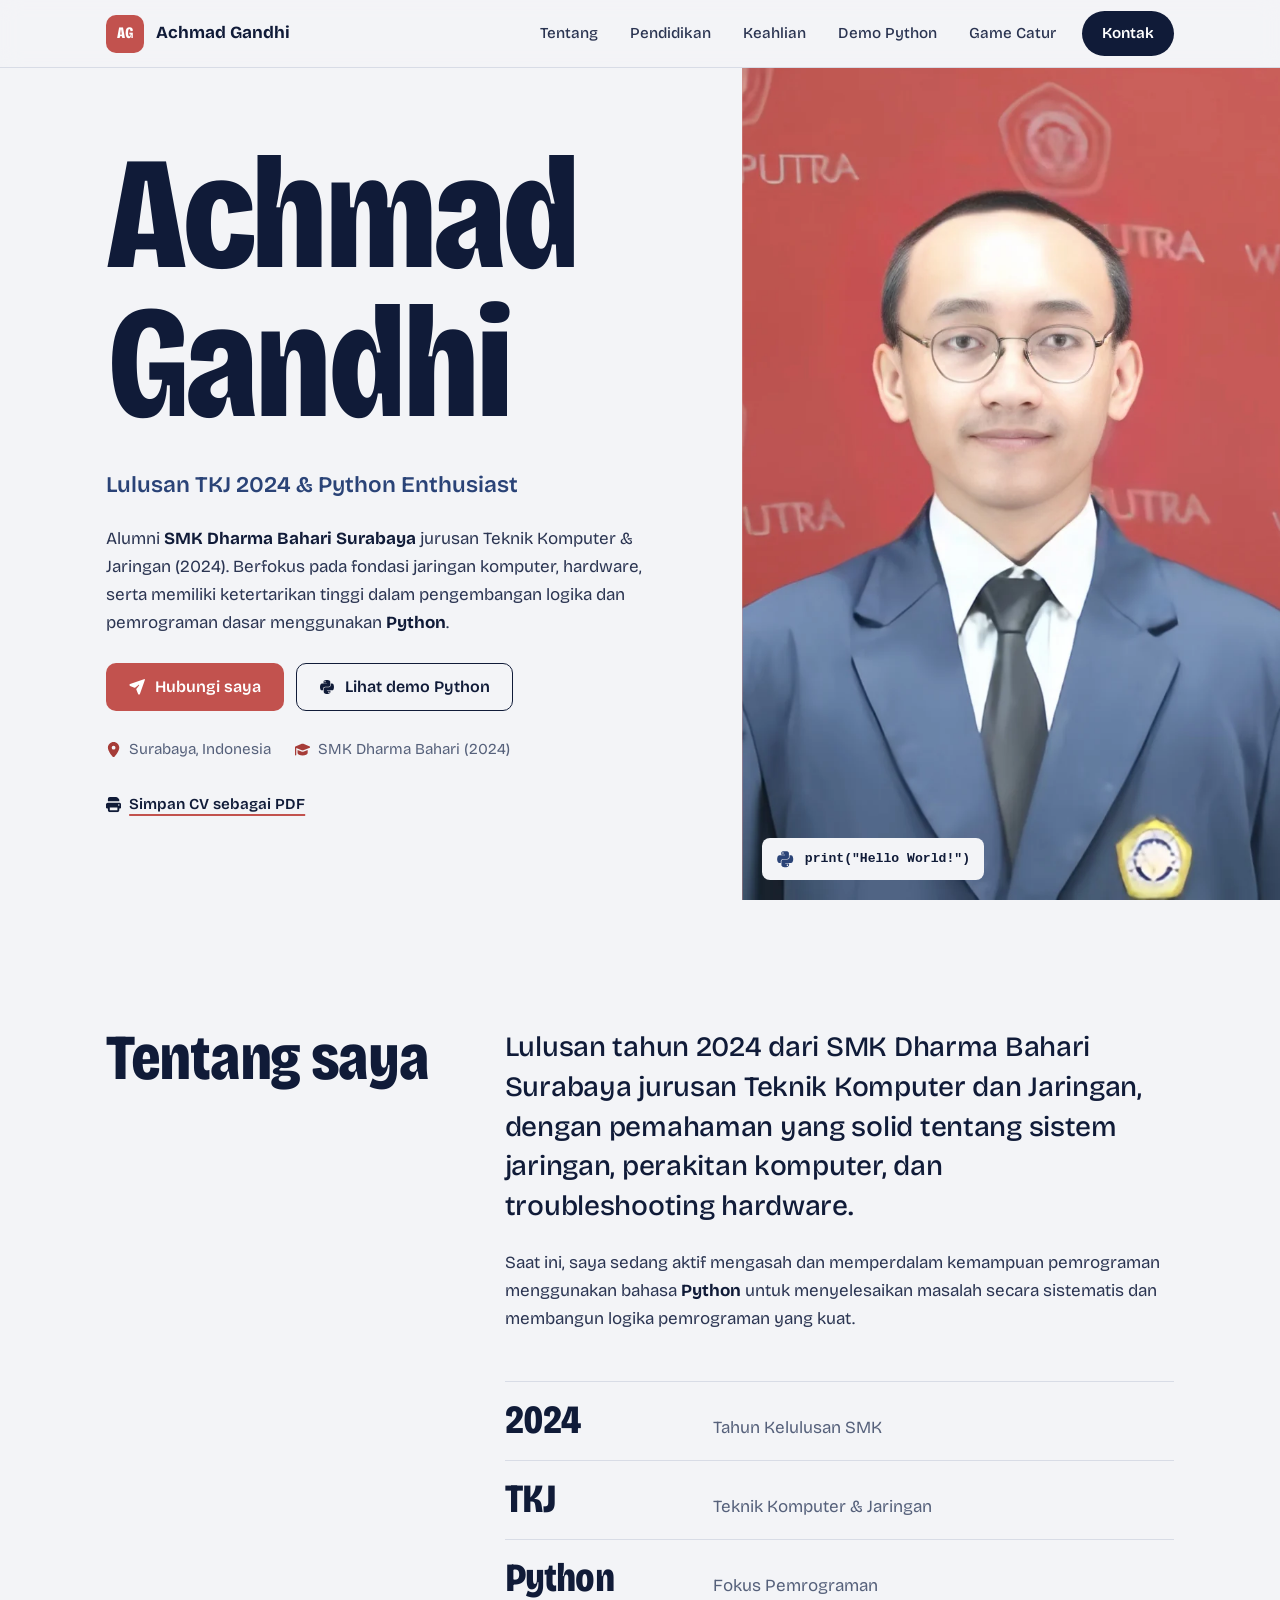
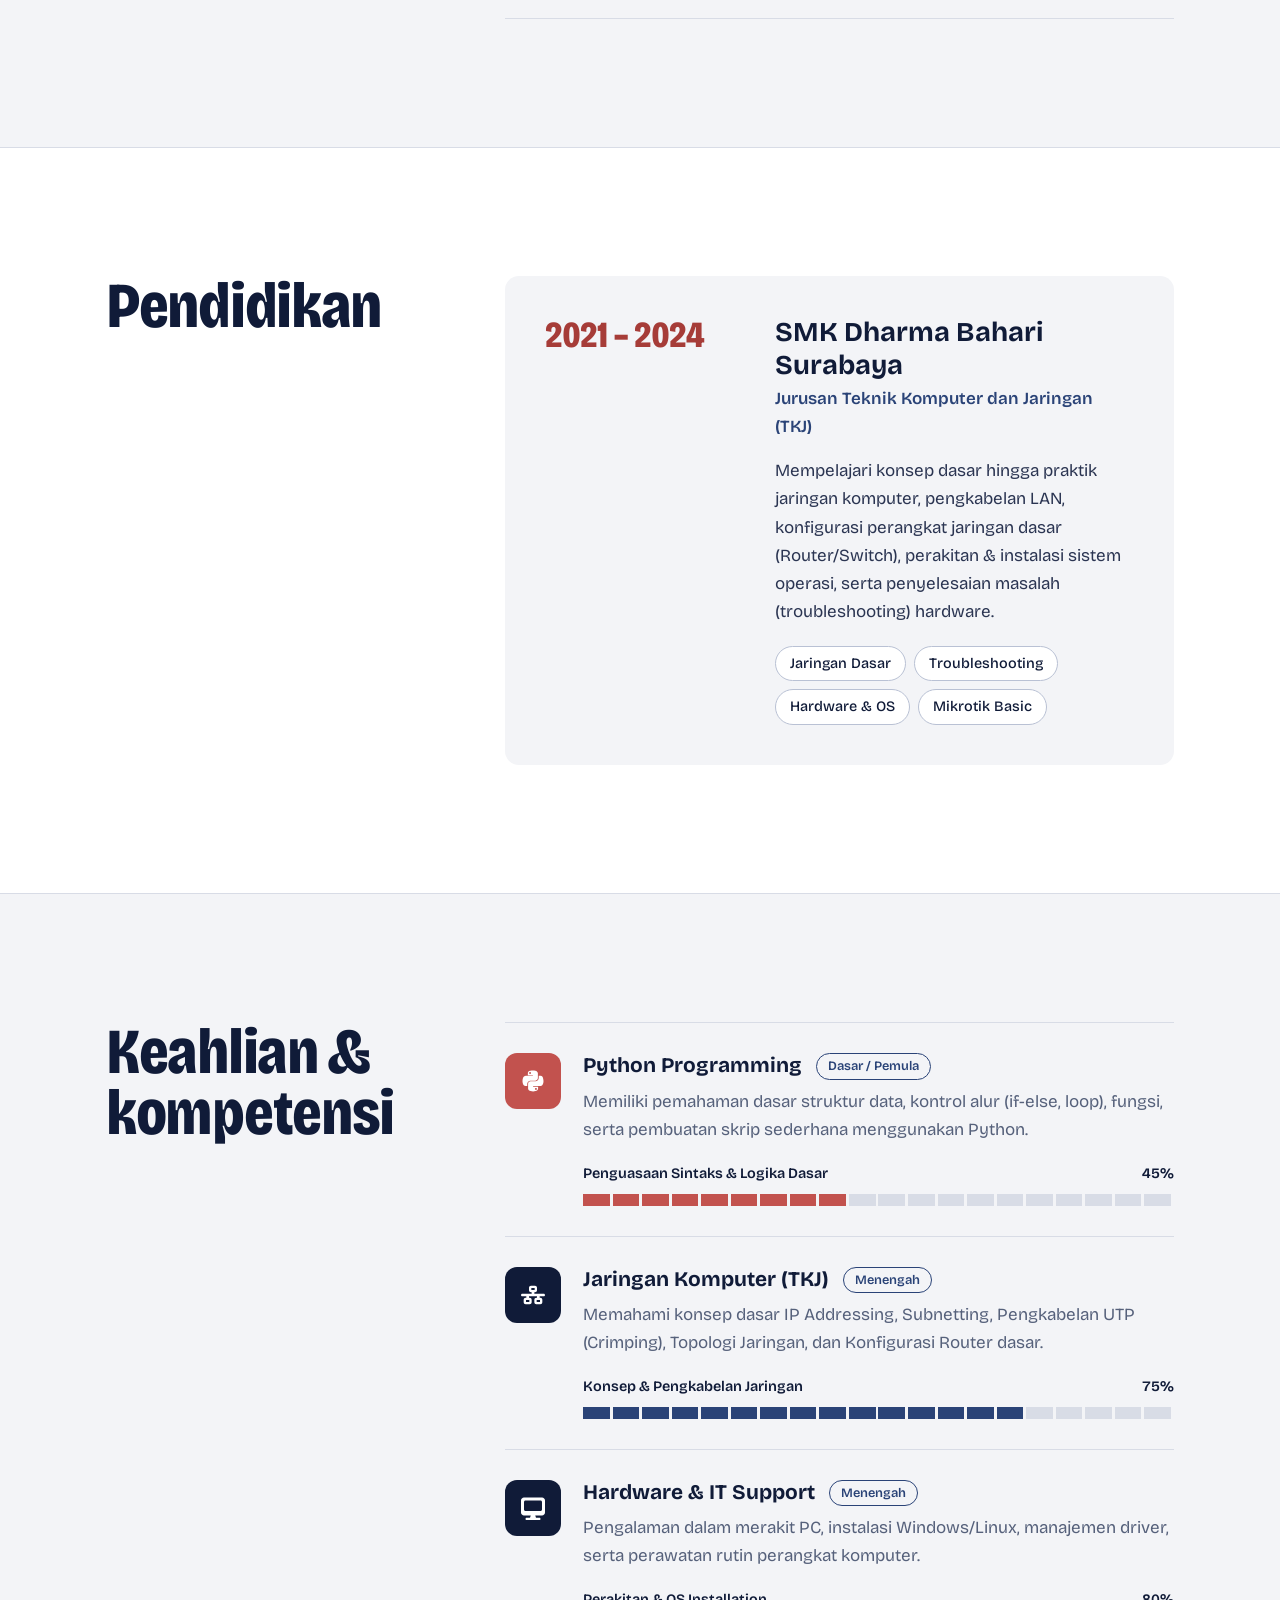
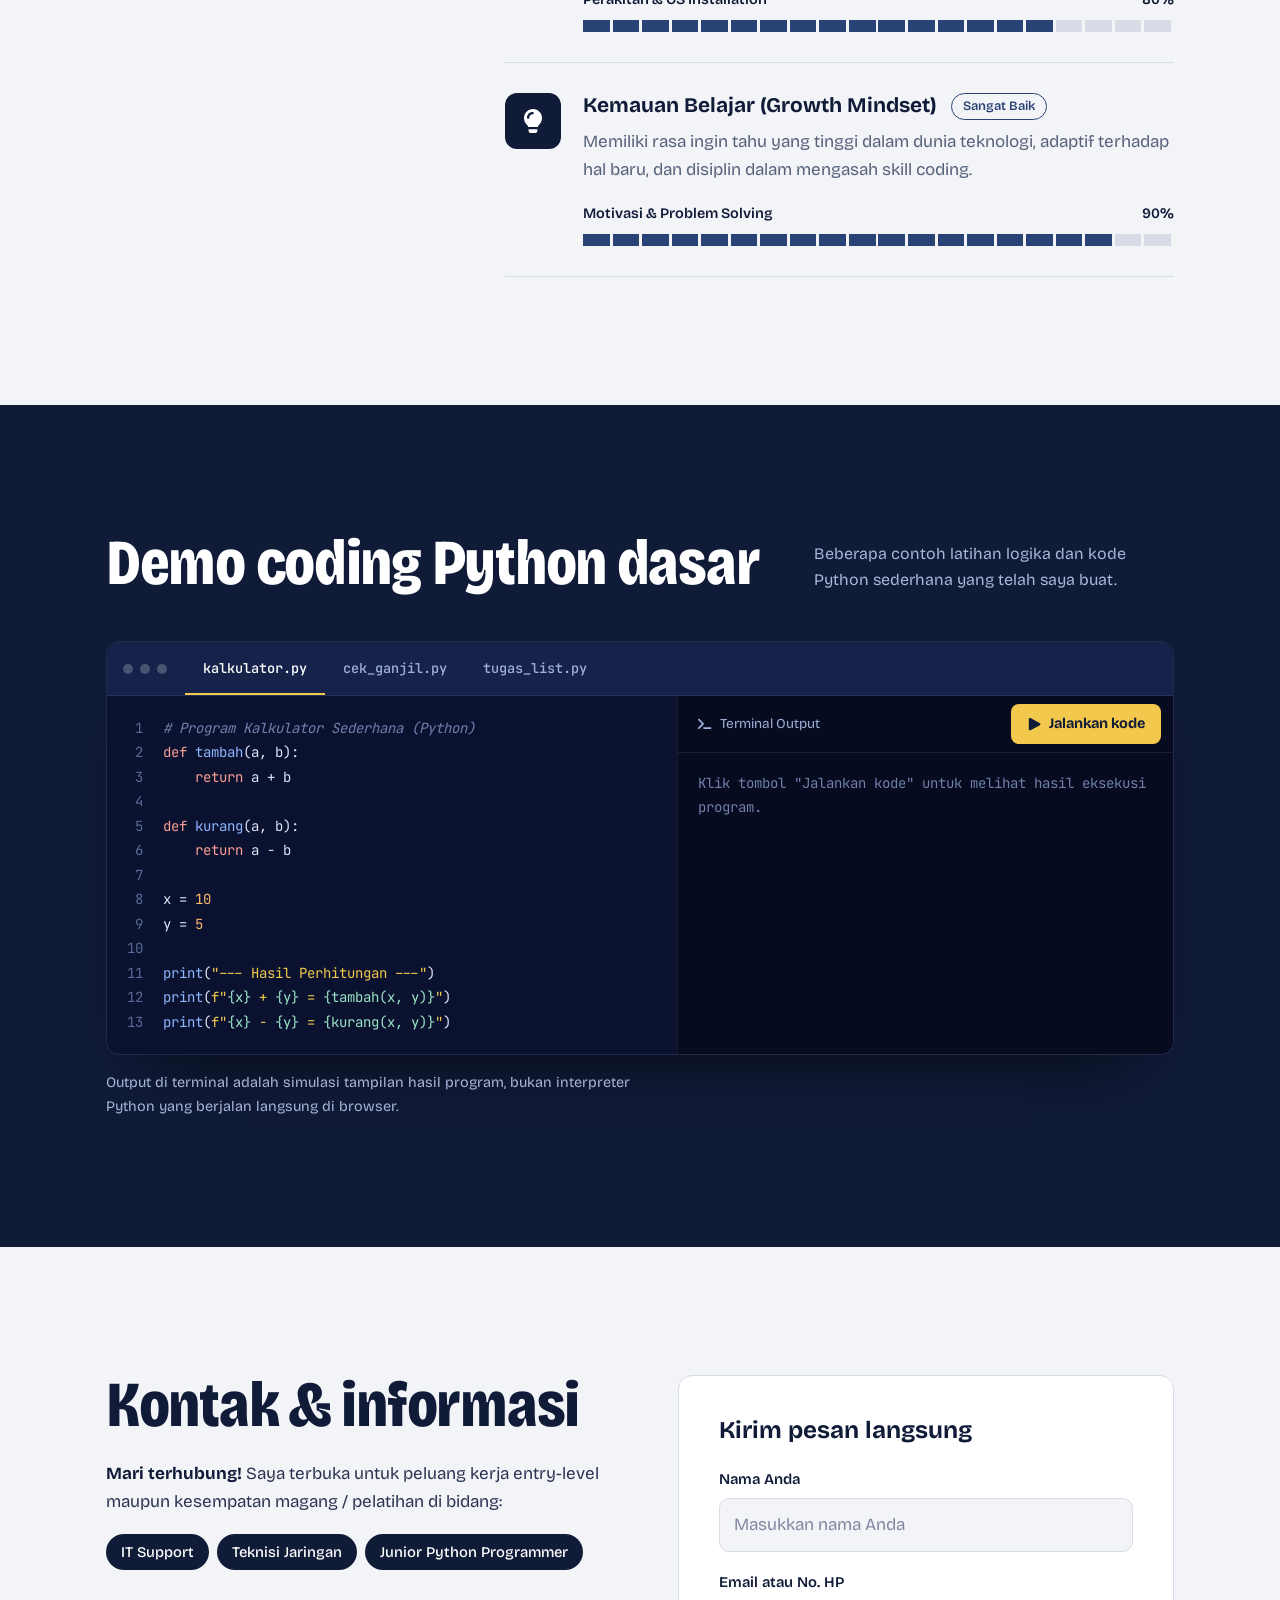
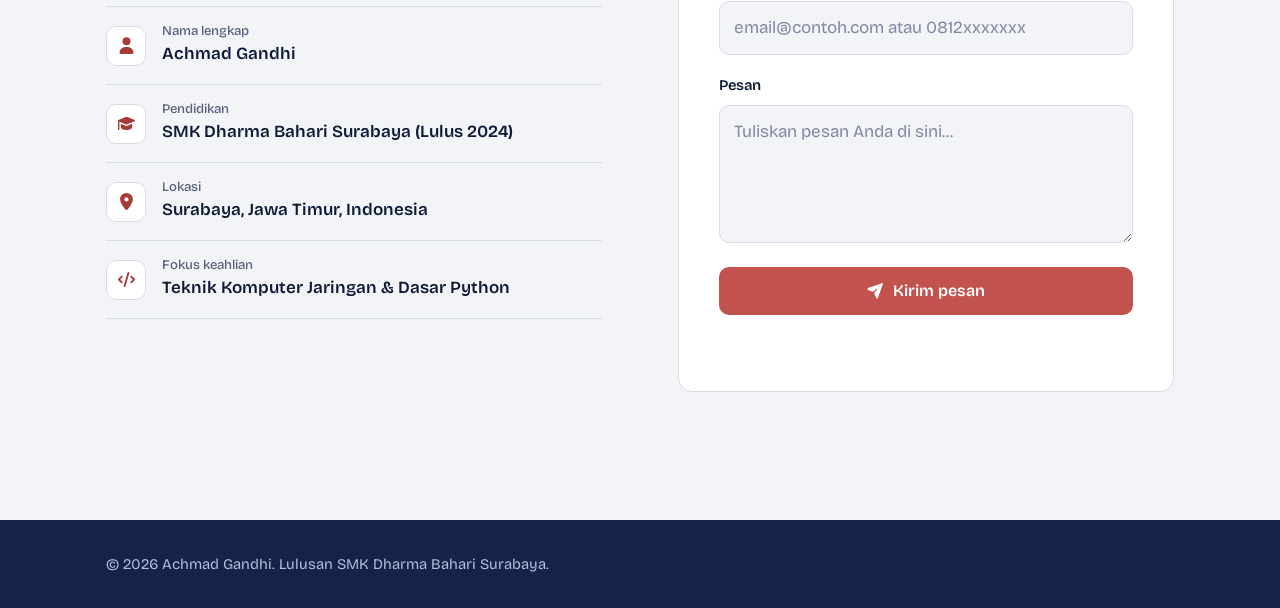
<file: index.html>
<!DOCTYPE html>
<html lang="id">
<head>
  <meta charset="UTF-8">
  <meta name="viewport" content="width=device-width, initial-scale=1">
  <title>Achmad Gandhi — Portfolio &amp; CV</title>
  <meta name="description" content="CV online dan portfolio Achmad Gandhi, lulusan SMK Dharma Bahari Surabaya jurusan Teknik Komputer dan Jaringan (2024) yang sedang mendalami Python.">
  <meta name="theme-color" content="#f3f4f7">
  <meta property="og:title" content="Achmad Gandhi — Portfolio &amp; CV">
  <meta property="og:description" content="Lulusan TKJ 2024 dengan fondasi jaringan komputer, hardware, dan logika pemrograman Python.">
  <meta property="og:type" content="website">
  <link rel="icon" type="image/svg+xml" href="assets/favicon.svg">
  <link rel="preload" href="assets/fonts/bricolage-grotesque-latin-wdth.woff2" as="font" type="font/woff2" crossorigin>
  <link rel="stylesheet" href="style.css">
  <script>document.documentElement.classList.add("js");</script>
</head>
<body id="top">

<svg xmlns="http://www.w3.org/2000/svg" style="display:none" aria-hidden="true" focusable="false">
<symbol id="i-paper-plane" viewBox="0 0 576 512"><path fill="currentColor" d="M536.4-26.3c9.8-3.5 20.6-1 28 6.3s9.8 18.2 6.3 28l-178 496.9c-5 13.9-18.1 23.1-32.8 23.1-14.2 0-27-8.6-32.3-21.7l-64.2-158c-4.5-11-2.5-23.6 5.2-32.6l94.5-112.4c5.1-6.1 4.7-15-.9-20.6s-14.6-6-20.6-.9L229.2 276.1c-9.1 7.6-21.6 9.6-32.6 5.2L38.1 216.8c-13.1-5.3-21.7-18.1-21.7-32.3 0-14.7 9.2-27.8 23.1-32.8l496.9-178z"/></symbol>
<symbol id="i-location-dot" viewBox="0 0 384 512"><path fill="currentColor" d="M0 188.6C0 84.4 86 0 192 0S384 84.4 384 188.6c0 119.3-120.2 262.3-170.4 316.8-11.8 12.8-31.5 12.8-43.3 0-50.2-54.5-170.4-197.5-170.4-316.8zM192 256a64 64 0 1 0 0-128 64 64 0 1 0 0 128z"/></symbol>
<symbol id="i-graduation-cap" viewBox="0 0 576 512"><path fill="currentColor" d="M48 195.8l209.2 86.1c9.8 4 20.2 6.1 30.8 6.1s21-2.1 30.8-6.1l242.4-99.8c9-3.7 14.8-12.4 14.8-22.1s-5.8-18.4-14.8-22.1L318.8 38.1C309 34.1 298.6 32 288 32s-21 2.1-30.8 6.1L14.8 137.9C5.8 141.6 0 150.3 0 160L0 456c0 13.3 10.7 24 24 24s24-10.7 24-24l0-260.2zm48 71.7L96 384c0 53 86 96 192 96s192-43 192-96l0-116.6-142.9 58.9c-15.6 6.4-32.2 9.7-49.1 9.7s-33.5-3.3-49.1-9.7L96 267.4z"/></symbol>
<symbol id="i-network-wired" viewBox="0 0 576 512"><path fill="currentColor" d="M248 88l80 0 0 48-80 0 0-48zm-8-56c-26.5 0-48 21.5-48 48l0 64c0 26.5 21.5 48 48 48l16 0 0 32-224 0c-17.7 0-32 14.3-32 32s14.3 32 32 32l96 0 0 32-16 0c-26.5 0-48 21.5-48 48l0 64c0 26.5 21.5 48 48 48l96 0c26.5 0 48-21.5 48-48l0-64c0-26.5-21.5-48-48-48l-16 0 0-32 192 0 0 32-16 0c-26.5 0-48 21.5-48 48l0 64c0 26.5 21.5 48 48 48l96 0c26.5 0 48-21.5 48-48l0-64c0-26.5-21.5-48-48-48l-16 0 0-32 96 0c17.7 0 32-14.3 32-32s-14.3-32-32-32l-224 0 0-32 16 0c26.5 0 48-21.5 48-48l0-64c0-26.5-21.5-48-48-48l-96 0zM448 376l8 0 0 48-80 0 0-48 72 0zm-256 0l8 0 0 48-80 0 0-48 72 0z"/></symbol>
<symbol id="i-desktop" viewBox="0 0 512 512"><path fill="currentColor" d="M64 32C28.7 32 0 60.7 0 96L0 352c0 35.3 28.7 64 64 64l144 0-16 48-72 0c-13.3 0-24 10.7-24 24s10.7 24 24 24l272 0c13.3 0 24-10.7 24-24s-10.7-24-24-24l-72 0-16-48 144 0c35.3 0 64-28.7 64-64l0-256c0-35.3-28.7-64-64-64L64 32zM96 96l320 0c17.7 0 32 14.3 32 32l0 160c0 17.7-14.3 32-32 32L96 320c-17.7 0-32-14.3-32-32l0-160c0-17.7 14.3-32 32-32z"/></symbol>
<symbol id="i-lightbulb" viewBox="0 0 384 512"><path fill="currentColor" d="M292.9 384c7.3-22.3 21.9-42.5 38.4-59.9 32.7-34.4 52.7-80.9 52.7-132.1 0-106-86-192-192-192S0 86 0 192c0 51.2 20 97.7 52.7 132.1 16.5 17.4 31.2 37.6 38.4 59.9l201.7 0zM288 432l-192 0 0 16c0 44.2 35.8 80 80 80l32 0c44.2 0 80-35.8 80-80l0-16zM184 112c-39.8 0-72 32.2-72 72 0 13.3-10.7 24-24 24s-24-10.7-24-24c0-66.3 53.7-120 120-120 13.3 0 24 10.7 24 24s-10.7 24-24 24z"/></symbol>
<symbol id="i-user" viewBox="0 0 448 512"><path fill="currentColor" d="M224 248a120 120 0 1 0 0-240 120 120 0 1 0 0 240zm-29.7 56C95.8 304 16 383.8 16 482.3 16 498.7 29.3 512 45.7 512l356.6 0c16.4 0 29.7-13.3 29.7-29.7 0-98.5-79.8-178.3-178.3-178.3l-59.4 0z"/></symbol>
<symbol id="i-code" viewBox="0 0 576 512"><path fill="currentColor" d="M360.8 1.2c-17-4.9-34.7 5-39.6 22l-128 448c-4.9 17 5 34.7 22 39.6s34.7-5 39.6-22l128-448c4.9-17-5-34.7-22-39.6zm64.6 136.1c-12.5 12.5-12.5 32.8 0 45.3l73.4 73.4-73.4 73.4c-12.5 12.5-12.5 32.8 0 45.3s32.8 12.5 45.3 0l96-96c12.5-12.5 12.5-32.8 0-45.3l-96-96c-12.5-12.5-32.8-12.5-45.3 0zm-274.7 0c-12.5-12.5-32.8-12.5-45.3 0l-96 96c-12.5 12.5-12.5 32.8 0 45.3l96 96c12.5 12.5 32.8 12.5 45.3 0s12.5-32.8 0-45.3L77.3 256 150.6 182.6c12.5-12.5 12.5-32.8 0-45.3z"/></symbol>
<symbol id="i-play" viewBox="0 0 448 512"><path fill="currentColor" d="M91.2 36.9c-12.4-6.8-27.4-6.5-39.6 .7S32 57.9 32 72l0 368c0 14.1 7.5 27.2 19.6 34.4s27.2 7.5 39.6 .7l336-184c12.8-7 20.8-20.5 20.8-35.1s-8-28.1-20.8-35.1l-336-184z"/></symbol>
<symbol id="i-terminal" viewBox="0 0 512 512"><path fill="currentColor" d="M9.4 118.6c-12.5-12.5-12.5-32.8 0-45.3s32.8-12.5 45.3 0l160 160c12.5 12.5 12.5 32.8 0 45.3l-160 160c-12.5 12.5-32.8 12.5-45.3 0s-12.5-32.8 0-45.3L146.7 256 9.4 118.6zM224 384l256 0c17.7 0 32 14.3 32 32s-14.3 32-32 32l-256 0c-17.7 0-32-14.3-32-32s14.3-32 32-32z"/></symbol>
<symbol id="i-bars" viewBox="0 0 448 512"><path fill="currentColor" d="M0 96C0 78.3 14.3 64 32 64l384 0c17.7 0 32 14.3 32 32s-14.3 32-32 32L32 128C14.3 128 0 113.7 0 96zM0 256c0-17.7 14.3-32 32-32l384 0c17.7 0 32 14.3 32 32s-14.3 32-32 32L32 288c-17.7 0-32-14.3-32-32zM448 416c0 17.7-14.3 32-32 32L32 448c-17.7 0-32-14.3-32-32s14.3-32 32-32l384 0c17.7 0 32 14.3 32 32z"/></symbol>
<symbol id="i-xmark" viewBox="0 0 384 512"><path fill="currentColor" d="M55.1 73.4c-12.5-12.5-32.8-12.5-45.3 0s-12.5 32.8 0 45.3L147.2 256 9.9 393.4c-12.5 12.5-12.5 32.8 0 45.3s32.8 12.5 45.3 0L192.5 301.3 329.9 438.6c12.5 12.5 32.8 12.5 45.3 0s12.5-32.8 0-45.3L237.8 256 375.1 118.6c12.5-12.5 12.5-32.8 0-45.3s-32.8-12.5-45.3 0L192.5 210.7 55.1 73.4z"/></symbol>
<symbol id="i-print" viewBox="0 0 512 512"><path fill="currentColor" d="M64 64C64 28.7 92.7 0 128 0L341.5 0c17 0 33.3 6.7 45.3 18.7l42.5 42.5c12 12 18.7 28.3 18.7 45.3l0 37.5-384 0 0-80zM0 256c0-35.3 28.7-64 64-64l384 0c35.3 0 64 28.7 64 64l0 96c0 17.7-14.3 32-32 32l-32 0 0 64c0 35.3-28.7 64-64 64l-256 0c-35.3 0-64-28.7-64-64l0-64-32 0c-17.7 0-32-14.3-32-32l0-96zM128 416l0 32 256 0 0-96-256 0 0 64zM456 272a24 24 0 1 0 -48 0 24 24 0 1 0 48 0z"/></symbol>
<symbol id="i-envelope" viewBox="0 0 512 512"><path fill="currentColor" d="M48 64c-26.5 0-48 21.5-48 48 0 15.1 7.1 29.3 19.2 38.4l208 156c17.1 12.8 40.5 12.8 57.6 0l208-156c12.1-9.1 19.2-23.3 19.2-38.4 0-26.5-21.5-48-48-48L48 64zM0 196L0 384c0 35.3 28.7 64 64 64l384 0c35.3 0 64-28.7 64-64l0-188-198.4 148.8c-34.1 25.6-81.1 25.6-115.2 0L0 196z"/></symbol>
<symbol id="i-arrow-down" viewBox="0 0 384 512"><path fill="currentColor" d="M169.4 502.6c12.5 12.5 32.8 12.5 45.3 0l160-160c12.5-12.5 12.5-32.8 0-45.3s-32.8-12.5-45.3 0L224 402.7 224 32c0-17.7-14.3-32-32-32s-32 14.3-32 32l0 370.7-105.4-105.4c-12.5-12.5-32.8-12.5-45.3 0s-12.5 32.8 0 45.3l160 160z"/></symbol>
<symbol id="i-python" viewBox="0 0 448 512"><path fill="currentColor" d="M439.8 200.5c-7.7-30.9-22.3-54.2-53.4-54.2l-40.1 0 0 47.4c0 36.8-31.2 67.8-66.8 67.8l-106.8 0c-29.2 0-53.4 25-53.4 54.3l0 101.8c0 29 25.2 46 53.4 54.3 33.8 9.9 66.3 11.7 106.8 0 26.9-7.8 53.4-23.5 53.4-54.3l0-40.7-106.7 0 0-13.6 160.2 0c31.1 0 42.6-21.7 53.4-54.2 11.2-33.5 10.7-65.7 0-108.6zM286.2 444.7a20.4 20.4 0 1 1 0-40.7 20.4 20.4 0 1 1 0 40.7zM167.8 248.1l106.8 0c29.7 0 53.4-24.5 53.4-54.3l0-101.9c0-29-24.4-50.7-53.4-55.6-35.8-5.9-74.7-5.6-106.8 .1-45.2 8-53.4 24.7-53.4 55.6l0 40.7 106.9 0 0 13.6-147 0c-31.1 0-58.3 18.7-66.8 54.2-9.8 40.7-10.2 66.1 0 108.6 7.6 31.6 25.7 54.2 56.8 54.2l36.7 0 0-48.8c0-35.3 30.5-66.4 66.8-66.4zM161.2 64.7a20.4 20.4 0 1 1 0 40.8 20.4 20.4 0 1 1 0-40.8z"/></symbol>
<symbol id="i-github" viewBox="0 0 512 512"><path fill="currentColor" d="M216.5 362.5c-66-8-112.5-55.5-112.5-117 0-25 9-52 24-70-6.5-16.5-5.5-51.5 2-66 20-2.5 47 8 63 22.5 19-6 39-9 63.5-9s44.5 3 62.5 8.5c15.5-14 43-24.5 63-22 7 13.5 8 48.5 1.5 65.5 16 19 24.5 44.5 24.5 70.5 0 61.5-46.5 108-113.5 116.5 17 11 28.5 35 28.5 62.5l0 52C323 491.5 335.5 500 350.5 494 441 459.5 512 369 512 257 512 115.5 397 0 255.5 0S0 115.5 0 257c0 111 70.5 203 165.5 237.5 13.5 5 26.5-4 26.5-17.5l0-40c-7 3-16 5-24 5-33 0-52.5-18-66.5-51.5-5.5-13.5-11.5-21.5-23-23-6-.5-8-3-8-6 0-6 10-10.5 20-10.5 14.5 0 27 9 40 27.5 10 14.5 20.5 21 33 21s20.5-4.5 32-16c8.5-8.5 15-16 21-21z"/></symbol>
<symbol id="i-linkedin" viewBox="0 0 448 512"><path fill="currentColor" d="M416 32L31.9 32C14.3 32 0 46.5 0 64.3L0 447.7C0 465.5 14.3 480 31.9 480L416 480c17.6 0 32-14.5 32-32.3l0-383.4C448 46.5 433.6 32 416 32zM135.4 416l-66.4 0 0-213.8 66.5 0 0 213.8-.1 0zM102.2 96a38.5 38.5 0 1 1 0 77 38.5 38.5 0 1 1 0-77zM384.3 416l-66.4 0 0-104c0-24.8-.5-56.7-34.5-56.7-34.6 0-39.9 27-39.9 54.9l0 105.8-66.4 0 0-213.8 63.7 0 0 29.2 .9 0c8.9-16.8 30.6-34.5 62.9-34.5 67.2 0 79.7 44.3 79.7 101.9l0 117.2z"/></symbol>
<symbol id="i-instagram" viewBox="0 0 448 512"><path fill="currentColor" d="M224.3 141a115 115 0 1 0 -.6 230 115 115 0 1 0 .6-230zm-.6 40.4a74.6 74.6 0 1 1 .6 149.2 74.6 74.6 0 1 1 -.6-149.2zm93.4-45.1a26.8 26.8 0 1 1 53.6 0 26.8 26.8 0 1 1 -53.6 0zm129.7 27.2c-1.7-35.9-9.9-67.7-36.2-93.9-26.2-26.2-58-34.4-93.9-36.2-37-2.1-147.9-2.1-184.9 0-35.8 1.7-67.6 9.9-93.9 36.1s-34.4 58-36.2 93.9c-2.1 37-2.1 147.9 0 184.9 1.7 35.9 9.9 67.7 36.2 93.9s58 34.4 93.9 36.2c37 2.1 147.9 2.1 184.9 0 35.9-1.7 67.7-9.9 93.9-36.2 26.2-26.2 34.4-58 36.2-93.9 2.1-37 2.1-147.8 0-184.8zM399 388c-7.8 19.6-22.9 34.7-42.6 42.6-29.5 11.7-99.5 9-132.1 9s-102.7 2.6-132.1-9c-19.6-7.8-34.7-22.9-42.6-42.6-11.7-29.5-9-99.5-9-132.1s-2.6-102.7 9-132.1c7.8-19.6 22.9-34.7 42.6-42.6 29.5-11.7 99.5-9 132.1-9s102.7-2.6 132.1 9c19.6 7.8 34.7 22.9 42.6 42.6 11.7 29.5 9 99.5 9 132.1s2.7 102.7-9 132.1z"/></symbol>
<symbol id="i-whatsapp" viewBox="0 0 448 512"><path fill="currentColor" d="M380.9 97.1c-41.9-42-97.7-65.1-157-65.1-122.4 0-222 99.6-222 222 0 39.1 10.2 77.3 29.6 111L0 480 117.7 449.1c32.4 17.7 68.9 27 106.1 27l.1 0c122.3 0 224.1-99.6 224.1-222 0-59.3-25.2-115-67.1-157zm-157 341.6c-33.2 0-65.7-8.9-94-25.7l-6.7-4-69.8 18.3 18.6-68.1-4.4-7c-18.5-29.4-28.2-63.3-28.2-98.2 0-101.7 82.8-184.5 184.6-184.5 49.3 0 95.6 19.2 130.4 54.1s56.2 81.2 56.1 130.5c0 101.8-84.9 184.6-186.6 184.6zM325.1 300.5c-5.5-2.8-32.8-16.2-37.9-18-5.1-1.9-8.8-2.8-12.5 2.8s-14.3 18-17.6 21.8c-3.2 3.7-6.5 4.2-12 1.4-32.6-16.3-54-29.1-75.5-66-5.7-9.8 5.7-9.1 16.3-30.3 1.8-3.7 .9-6.9-.5-9.7s-12.5-30.1-17.1-41.2c-4.5-10.8-9.1-9.3-12.5-9.5-3.2-.2-6.9-.2-10.6-.2s-9.7 1.4-14.8 6.9c-5.1 5.6-19.4 19-19.4 46.3s19.9 53.7 22.6 57.4c2.8 3.7 39.1 59.7 94.8 83.8 35.2 15.2 49 16.5 66.6 13.9 10.7-1.6 32.8-13.4 37.4-26.4s4.6-24.1 3.2-26.4c-1.3-2.5-5-3.9-10.5-6.6z"/></symbol>
</svg>

  <a class="skip" href="#hero">Lewati ke konten utama</a>

  <header class="site-header" id="siteHeader">
    <div class="wrap bar">
      <a class="brand" href="#hero" aria-label="Achmad Gandhi, kembali ke atas">
        <span class="brand-mark" aria-hidden="true">AG</span>
        <span class="brand-name">Achmad Gandhi</span>
      </a>

      <nav class="nav" id="siteNav" aria-label="Navigasi utama">
        <a href="#about" class="nav-link">Tentang</a>
        <a href="#education" class="nav-link">Pendidikan</a>
        <a href="#skills" class="nav-link">Keahlian</a>
        <a href="#projects" class="nav-link">Demo Python</a>
        <a href="catur.html" class="nav-link">Game Catur</a>
        <a href="#contact" class="nav-link nav-cta">Kontak</a>
      </nav>

      <button class="nav-toggle" id="navToggle" type="button" aria-expanded="false" aria-controls="siteNav" aria-label="Buka menu navigasi">
        <svg class="ic ic-open" aria-hidden="true"><use href="#i-bars"/></svg>
        <svg class="ic ic-close" aria-hidden="true"><use href="#i-xmark"/></svg>
      </button>
    </div>
  </header>

  <main>

    <!-- Hero -->
    <section class="hero" id="hero" aria-labelledby="heroName">
      <div class="hero-copy">
        <h1 class="name" id="heroName">
          <span class="ln"><span>Achmad</span></span>
          <span class="ln"><span>Gandhi</span></span>
        </h1>
        <p class="role">Lulusan TKJ 2024 &amp; Python Enthusiast</p>
        <p class="hero-desc">
          Alumni <strong>SMK Dharma Bahari Surabaya</strong> jurusan Teknik Komputer &amp; Jaringan (2024). Berfokus pada fondasi jaringan komputer, hardware, serta memiliki ketertarikan tinggi dalam pengembangan logika dan pemrograman dasar menggunakan <strong>Python</strong>.
        </p>
        <div class="hero-actions">
          <a href="#contact" class="btn btn-primary">
            <svg class="ic" aria-hidden="true"><use href="#i-paper-plane"/></svg>
            Hubungi saya
          </a>
          <a href="#projects" class="btn btn-ghost">
            <svg class="ic" aria-hidden="true"><use href="#i-python"/></svg>
            Lihat demo Python
          </a>
        </div>
        <ul class="hero-meta">
          <li><svg class="ic" aria-hidden="true"><use href="#i-location-dot"/></svg> Surabaya, Indonesia</li>
          <li><svg class="ic" aria-hidden="true"><use href="#i-graduation-cap"/></svg> SMK Dharma Bahari (2024)</li>
        </ul>
        <button class="link-btn" id="printBtn" type="button">
          <svg class="ic" aria-hidden="true"><use href="#i-print"/></svg>
          Simpan CV sebagai PDF
        </button>
      </div>

      <figure class="hero-photo">
        <picture>
          <source type="image/webp" srcset="assets/img/gandhi-480.webp 480w, assets/img/gandhi-800.webp 800w" sizes="(min-width: 861px) 42vw, 100vw">
          <img src="assets/img/gandhi-800.jpg" srcset="assets/img/gandhi-480.jpg 480w, assets/img/gandhi-800.jpg 800w" sizes="(min-width: 861px) 42vw, 100vw" width="800" height="1200" alt="Foto Achmad Gandhi mengenakan kacamata, jas biru, dan dasi abu-abu" fetchpriority="high" decoding="async">
        </picture>
        <figcaption class="photo-tag">
          <svg class="ic" aria-hidden="true"><use href="#i-python"/></svg>
          <code>print("Hello World!")</code>
        </figcaption>
      </figure>
    </section>

    <!-- Tentang -->
    <section class="section" id="about" aria-labelledby="aboutTitle">
      <div class="wrap section-grid">
        <div class="section-sticky">
          <h2 class="section-title" id="aboutTitle">Tentang saya</h2>
        </div>
        <div>
          <p class="lead">
            Lulusan tahun 2024 dari SMK Dharma Bahari Surabaya jurusan Teknik Komputer dan Jaringan, dengan pemahaman yang solid tentang sistem jaringan, perakitan komputer, dan troubleshooting hardware.
          </p>
          <p class="about-body">
            Saat ini, saya sedang aktif mengasah dan memperdalam kemampuan pemrograman menggunakan bahasa <strong>Python</strong> untuk menyelesaikan masalah secara sistematis dan membangun logika pemrograman yang kuat.
          </p>
          <dl class="ledger">
            <div><dt>2024</dt><dd>Tahun Kelulusan SMK</dd></div>
            <div><dt>TKJ</dt><dd>Teknik Komputer &amp; Jaringan</dd></div>
            <div><dt>Python</dt><dd>Fokus Pemrograman</dd></div>
          </dl>
        </div>
      </div>
    </section>

    <!-- Pendidikan -->
    <section class="section section--white" id="education" aria-labelledby="eduTitle">
      <div class="wrap section-grid">
        <div class="section-sticky">
          <h2 class="section-title" id="eduTitle">Pendidikan</h2>
        </div>
        <ol>
          <li class="record">
            <p class="record-date">2021 – 2024</p>
            <div>
              <h3>SMK Dharma Bahari Surabaya</h3>
              <p class="record-sub">Jurusan Teknik Komputer dan Jaringan (TKJ)</p>
              <p class="record-text">
                Mempelajari konsep dasar hingga praktik jaringan komputer, pengkabelan LAN, konfigurasi perangkat jaringan dasar (Router/Switch), perakitan &amp; instalasi sistem operasi, serta penyelesaian masalah (troubleshooting) hardware.
              </p>
              <ul class="tags" aria-label="Materi yang dipelajari">
                <li>Jaringan Dasar</li>
                <li>Troubleshooting</li>
                <li>Hardware &amp; OS</li>
                <li>Mikrotik Basic</li>
              </ul>
            </div>
          </li>
        </ol>
      </div>
    </section>

    <!-- Keahlian -->
    <section class="section" id="skills" aria-labelledby="skillsTitle">
      <div class="wrap section-grid">
        <div class="section-sticky">
          <h2 class="section-title" id="skillsTitle">Keahlian &amp; kompetensi</h2>
        </div>
        <div class="skills">

          <article class="skill skill--python">
            <div class="skill-icon" aria-hidden="true"><svg class="ic"><use href="#i-python"/></svg></div>
            <div>
              <div class="skill-head">
                <h3>Python Programming</h3>
                <span class="level">Dasar / Pemula</span>
              </div>
              <p class="skill-desc">Memiliki pemahaman dasar struktur data, kontrol alur (if-else, loop), fungsi, serta pembuatan skrip sederhana menggunakan Python.</p>
              <div class="meter-label"><span>Penguasaan Sintaks &amp; Logika Dasar</span><span>45%</span></div>
              <div class="meter" style="--v:45%" role="meter" aria-label="Penguasaan Sintaks dan Logika Dasar Python" aria-valuemin="0" aria-valuemax="100" aria-valuenow="45"><span class="meter-fill"></span></div>
            </div>
          </article>

          <article class="skill">
            <div class="skill-icon" aria-hidden="true"><svg class="ic"><use href="#i-network-wired"/></svg></div>
            <div>
              <div class="skill-head">
                <h3>Jaringan Komputer (TKJ)</h3>
                <span class="level">Menengah</span>
              </div>
              <p class="skill-desc">Memahami konsep dasar IP Addressing, Subnetting, Pengkabelan UTP (Crimping), Topologi Jaringan, dan Konfigurasi Router dasar.</p>
              <div class="meter-label"><span>Konsep &amp; Pengkabelan Jaringan</span><span>75%</span></div>
              <div class="meter" style="--v:75%" role="meter" aria-label="Konsep dan Pengkabelan Jaringan" aria-valuemin="0" aria-valuemax="100" aria-valuenow="75"><span class="meter-fill"></span></div>
            </div>
          </article>

          <article class="skill">
            <div class="skill-icon" aria-hidden="true"><svg class="ic"><use href="#i-desktop"/></svg></div>
            <div>
              <div class="skill-head">
                <h3>Hardware &amp; IT Support</h3>
                <span class="level">Menengah</span>
              </div>
              <p class="skill-desc">Pengalaman dalam merakit PC, instalasi Windows/Linux, manajemen driver, serta perawatan rutin perangkat komputer.</p>
              <div class="meter-label"><span>Perakitan &amp; OS Installation</span><span>80%</span></div>
              <div class="meter" style="--v:80%" role="meter" aria-label="Perakitan dan OS Installation" aria-valuemin="0" aria-valuemax="100" aria-valuenow="80"><span class="meter-fill"></span></div>
            </div>
          </article>

          <article class="skill">
            <div class="skill-icon" aria-hidden="true"><svg class="ic"><use href="#i-lightbulb"/></svg></div>
            <div>
              <div class="skill-head">
                <h3>Kemauan Belajar (Growth Mindset)</h3>
                <span class="level">Sangat Baik</span>
              </div>
              <p class="skill-desc">Memiliki rasa ingin tahu yang tinggi dalam dunia teknologi, adaptif terhadap hal baru, dan disiplin dalam mengasah skill coding.</p>
              <div class="meter-label"><span>Motivasi &amp; Problem Solving</span><span>90%</span></div>
              <div class="meter" style="--v:90%" role="meter" aria-label="Motivasi dan Problem Solving" aria-valuemin="0" aria-valuemax="100" aria-valuenow="90"><span class="meter-fill"></span></div>
            </div>
          </article>

        </div>
      </div>
    </section>

    <!-- Demo Python -->
    <section class="section section--ink" id="projects" aria-labelledby="demoTitle">
      <div class="wrap">
        <div class="demo-head">
          <h2 class="section-title" id="demoTitle">Demo coding Python dasar</h2>
          <p class="section-lead">Beberapa contoh latihan logika dan kode Python sederhana yang telah saya buat.</p>
        </div>

        <div class="window">
          <div class="window-bar">
            <div class="dots" aria-hidden="true"><i></i><i></i><i></i></div>
            <div class="tabs" role="tablist" aria-label="Contoh program Python">
              <button class="tab" type="button" role="tab" id="tab-calc" aria-controls="demoPanel" aria-selected="true" data-demo="calc" data-file="kalkulator.py">kalkulator.py</button>
              <button class="tab" type="button" role="tab" id="tab-evenodd" aria-controls="demoPanel" aria-selected="false" tabindex="-1" data-demo="evenodd" data-file="cek_ganjil.py">cek_ganjil.py</button>
              <button class="tab" type="button" role="tab" id="tab-todolist" aria-controls="demoPanel" aria-selected="false" tabindex="-1" data-demo="todolist" data-file="tugas_list.py">tugas_list.py</button>
            </div>
          </div>

          <div class="window-body" id="demoPanel" role="tabpanel" aria-labelledby="tab-calc">
            <pre class="code" tabindex="0" aria-label="Kode Python"><code id="pythonCode"># Memuat kode...</code></pre>
            <div class="terminal">
              <div class="term-bar">
                <span><svg class="ic" aria-hidden="true"><use href="#i-terminal"/></svg> Terminal Output</span>
                <button id="runBtn" class="run" type="button">
                  <svg class="ic" aria-hidden="true"><use href="#i-play"/></svg>
                  Jalankan kode
                </button>
              </div>
              <div class="term-screen" id="terminalOutput" aria-live="polite">
                <div class="term-dim">Klik tombol "Jalankan kode" untuk melihat hasil eksekusi program.</div>
              </div>
            </div>
          </div>
        </div>
        <p class="demo-note">Output di terminal adalah simulasi tampilan hasil program, bukan interpreter Python yang berjalan langsung di browser.</p>
      </div>
    </section>

    <!-- Kontak -->
    <section class="section" id="contact" aria-labelledby="contactTitle">
      <div class="wrap contact-grid">
        <div>
          <h2 class="section-title" id="contactTitle">Kontak &amp; informasi</h2>
          <p class="contact-intro">
            <strong>Mari terhubung!</strong> Saya terbuka untuk peluang kerja entry-level maupun kesempatan magang / pelatihan di bidang:
          </p>
          <ul class="chips" aria-label="Bidang yang diminati">
            <li>IT Support</li>
            <li>Teknisi Jaringan</li>
            <li>Junior Python Programmer</li>
          </ul>

          <ul class="details">
            <li class="detail">
              <span class="detail-icon" aria-hidden="true"><svg class="ic"><use href="#i-user"/></svg></span>
              <div><span class="detail-label">Nama lengkap</span><span class="detail-value">Achmad Gandhi</span></div>
            </li>
            <li class="detail">
              <span class="detail-icon" aria-hidden="true"><svg class="ic"><use href="#i-graduation-cap"/></svg></span>
              <div><span class="detail-label">Pendidikan</span><span class="detail-value">SMK Dharma Bahari Surabaya (Lulus 2024)</span></div>
            </li>
            <li class="detail">
              <span class="detail-icon" aria-hidden="true"><svg class="ic"><use href="#i-location-dot"/></svg></span>
              <div><span class="detail-label">Lokasi</span><span class="detail-value">Surabaya, Jawa Timur, Indonesia</span></div>
            </li>
            <li class="detail">
              <span class="detail-icon" aria-hidden="true"><svg class="ic"><use href="#i-code"/></svg></span>
              <div><span class="detail-label">Fokus keahlian</span><span class="detail-value">Teknik Komputer Jaringan &amp; Dasar Python</span></div>
            </li>
            <li class="detail" id="detailEmail" hidden>
              <span class="detail-icon" aria-hidden="true"><svg class="ic"><use href="#i-envelope"/></svg></span>
              <div><span class="detail-label">Email</span><span class="detail-value"><a href="#" id="detailEmailLink"></a></span></div>
            </li>
            <li class="detail" id="detailWa" hidden>
              <span class="detail-icon" aria-hidden="true"><svg class="ic"><use href="#i-whatsapp"/></svg></span>
              <div><span class="detail-label">WhatsApp</span><span class="detail-value"><a href="#" id="detailWaLink" target="_blank" rel="noopener noreferrer"></a></span></div>
            </li>
          </ul>
        </div>

        <form class="form" id="contactForm" novalidate>
          <h3>Kirim pesan langsung</h3>
          <div class="field">
            <label for="name">Nama Anda</label>
            <input type="text" id="name" name="name" autocomplete="name" required placeholder="Masukkan nama Anda">
          </div>
          <div class="field">
            <label for="contactInfo">Email atau No. HP</label>
            <input type="text" id="contactInfo" name="contact" autocomplete="email" required placeholder="email@contoh.com atau 0812xxxxxxx">
          </div>
          <div class="field">
            <label for="message">Pesan</label>
            <textarea id="message" name="message" rows="4" required placeholder="Tuliskan pesan Anda di sini..."></textarea>
          </div>
          <button type="submit" class="btn btn-primary btn-block">
            <svg class="ic" aria-hidden="true"><use href="#i-paper-plane"/></svg>
            Kirim pesan
          </button>
          <p class="form-status" id="formStatus" role="status" aria-live="polite"></p>
        </form>
      </div>
    </section>

  </main>

  <footer class="site-footer">
    <div class="wrap footer-row">
      <p>&copy; <span id="year">2026</span> Achmad Gandhi. Lulusan SMK Dharma Bahari Surabaya.</p>
      <div class="socials" aria-label="Profil online">
        <a href="#" id="socialGithub" aria-label="GitHub" target="_blank" rel="noopener noreferrer" hidden><svg class="ic" aria-hidden="true"><use href="#i-github"/></svg></a>
        <a href="#" id="socialLinkedin" aria-label="LinkedIn" target="_blank" rel="noopener noreferrer" hidden><svg class="ic" aria-hidden="true"><use href="#i-linkedin"/></svg></a>
        <a href="#" id="socialInstagram" aria-label="Instagram" target="_blank" rel="noopener noreferrer" hidden><svg class="ic" aria-hidden="true"><use href="#i-instagram"/></svg></a>
      </div>
    </div>
  </footer>

  <script src="script.js"></script>
</body>
</html>
</file>
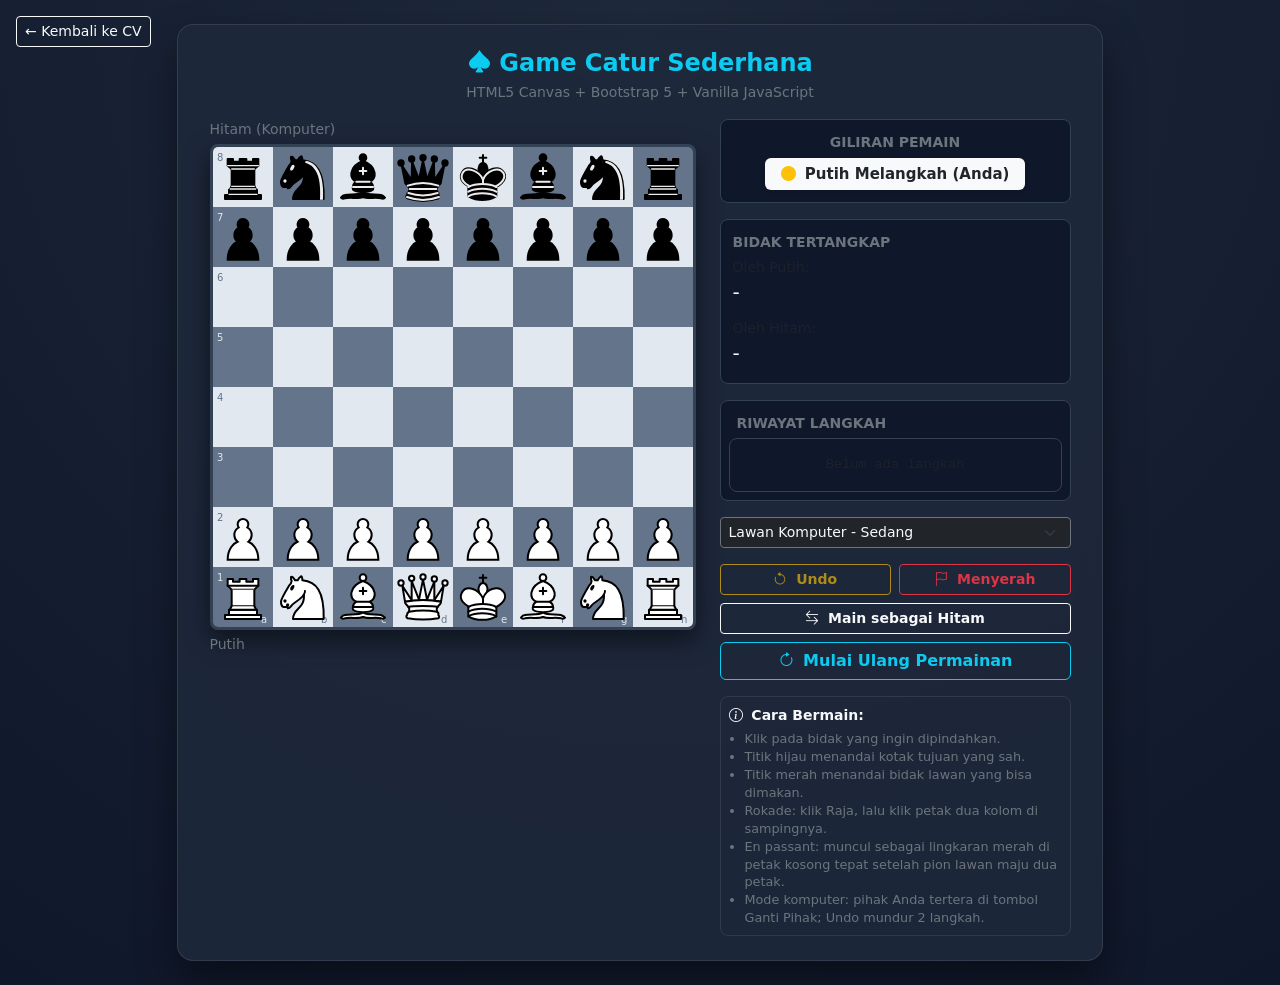
<file: catur.html>
<!DOCTYPE html>
<html lang="id">
<head>
  <meta charset="UTF-8">
  <meta name="viewport" content="width=device-width, initial-scale=1.0">
  <title>Game Catur Sederhana</title>
  <!-- Bootstrap 5 CSS -->
  <link href="https://cdn.jsdelivr.net/npm/bootstrap@5.3.3/dist/css/bootstrap.min.css" rel="stylesheet">
  <!-- Bootstrap Icons -->
  <link href="https://cdn.jsdelivr.net/npm/bootstrap-icons@1.11.3/font/bootstrap-icons.css" rel="stylesheet">
  <style>
    body {
      background: radial-gradient(circle at top, #1e293b, #0f172a);
      color: #f8fafc;
      min-height: 100vh;
      display: flex;
      flex-direction: column;
      justify-content: center;
      align-items: center;
      font-family: system-ui, -apple-system, "Segoe UI", Roboto, sans-serif;
      padding: 1.5rem 0;
    }
    .game-card {
      background: rgba(30, 41, 59, 0.9);
      backdrop-filter: blur(12px);
      border: 1px solid rgba(255, 255, 255, 0.1);
      box-shadow: 0 20px 40px rgba(0, 0, 0, 0.45);
    }
    #chess-canvas {
      display: block;
      border: 3px solid #334155;
      border-radius: 8px;
      box-shadow: 0 10px 25px rgba(0, 0, 0, 0.5);
      cursor: pointer;
      max-width: 100%;
      height: auto;
    }
    .stat-badge {
      background: #0f172a;
      border: 1px solid #334155;
      border-radius: 8px;
      padding: 0.75rem;
    }
    .move-history-box {
      background: #0f172a;
      border: 1px solid #334155;
      border-radius: 8px;
      max-height: 180px;
      overflow-y: auto;
      font-family: monospace;
      font-size: 0.85rem;
    }
    .captured-pieces {
      min-height: 28px;
      font-size: 1.25rem;
      line-height: 1;
    }
  </style>
</head>
<body>
  <!-- tombol kembali ke halaman CV -->
<a href="index.html" class="btn btn-sm btn-outline-light position-absolute top-0 start-0 m-3">← Kembali ke CV</a>

  <div class="container">
    <div class="row justify-content-center">
      <div class="col-12 col-xl-10">
        
        <div class="card game-card p-3 p-md-4 rounded-4">
          <!-- Header -->
          <div class="text-center mb-3">
            <h1 class="h4 fw-bold text-info mb-1">
              <i class="bi bi-suit-spade-fill me-2"></i>Game Catur Sederhana
            </h1>
            <p class="text-secondary small mb-0">HTML5 Canvas + Bootstrap 5 + Vanilla JavaScript</p>
          </div>

          <div class="row g-4 justify-content-center align-items-start">
            <!-- Canvas Catur -->
            <div class="col-auto text-center position-relative">
              <div id="label-top" class="small text-secondary text-start mb-1"></div>
              <canvas id="chess-canvas" width="480" height="480"></canvas>
              <div id="label-bottom" class="small text-secondary text-start mt-1"></div>
            </div>

            <!-- Panel Status & Kontrol Samping -->
            <div class="col-12 col-md-5 d-flex flex-column gap-3">
              <!-- Giliran Saat Ini -->
              <div class="stat-badge text-center">
                <div class="text-secondary small text-uppercase fw-semibold mb-1">Giliran Pemain</div>
                <div id="turn-indicator" class="fs-5 fw-bold text-light">
                  <span class="badge bg-light text-dark px-3 py-2">
                    <i class="bi bi-circle-fill text-warning me-1"></i> Putih Melangkah
                  </span>
                </div>
                <div id="check-alert" class="badge bg-danger mt-2 d-none">
                  <i class="bi bi-exclamation-triangle-fill me-1"></i> SKAK!
                </div>
              </div>

              <!-- Bidak yang Tertangkap -->
              <div class="stat-badge">
                <div class="text-secondary small text-uppercase fw-semibold mb-1">Bidak Tertangkap</div>
                <div class="small text-muted mb-1">Oleh Putih:</div>
                <div id="captured-by-white" class="captured-pieces text-light mb-2"></div>
                <div class="small text-muted mb-1">Oleh Hitam:</div>
                <div id="captured-by-black" class="captured-pieces text-light"></div>
              </div>

              <!-- Riwayat Langkah -->
              <div class="stat-badge p-2">
                <div class="text-secondary small text-uppercase fw-semibold px-2 pt-1 mb-1">Riwayat Langkah</div>
                <div id="move-history" class="move-history-box p-2">
                  <div class="text-muted text-center py-2">Belum ada langkah</div>
                </div>
              </div>

              <!-- Mode Permainan -->
              <select id="mode-select" class="form-select form-select-sm bg-dark text-light border-secondary">
                <option value="0">2 Pemain (lokal)</option>
                <option value="1">Lawan Komputer - Mudah</option>
                <option value="2" selected>Lawan Komputer - Sedang</option>
                <option value="3">Lawan Komputer - Sulit</option>
              </select>

              <!-- Tombol Aksi -->
              <div class="row g-2">
                <div class="col-6">
                  <button id="undo-btn" class="btn btn-outline-warning btn-sm w-100 fw-semibold">
                    <i class="bi bi-arrow-counterclockwise me-1"></i> Undo
                  </button>
                </div>
                <div class="col-6">
                  <button id="resign-btn" class="btn btn-outline-danger btn-sm w-100 fw-semibold">
                    <i class="bi bi-flag me-1"></i> Menyerah
                  </button>
                </div>
                <div class="col-12">
                  <button id="swap-btn" class="btn btn-outline-light btn-sm w-100 fw-semibold"></button>
                </div>
                <div class="col-12">
                  <button id="reset-btn" class="btn btn-outline-info fw-semibold w-100">
                    <i class="bi bi-arrow-clockwise me-1"></i> Mulai Ulang Permainan
                  </button>
                </div>
              </div>

              <!-- Panduan -->
              <div class="p-2 border border-secondary border-opacity-25 rounded-3 small text-secondary">
                <div class="fw-semibold text-light mb-1"><i class="bi bi-info-circle me-1"></i> Cara Bermain:</div>
                <ul class="ps-3 mb-0" style="font-size: 0.8rem; line-height: 1.4;">
                  <li>Klik pada bidak yang ingin dipindahkan.</li>
                  <li>Titik hijau menandai kotak tujuan yang sah.</li>
                  <li>Titik merah menandai bidak lawan yang bisa dimakan.</li>
                  <li>Rokade: klik Raja, lalu klik petak dua kolom di sampingnya.</li>
                  <li>En passant: muncul sebagai lingkaran merah di petak kosong tepat setelah pion lawan maju dua petak.</li>
                  <li>Mode komputer: pihak Anda tertera di tombol Ganti Pihak; Undo mundur 2 langkah.</li>
                </ul>
              </div>

            </div>
          </div>

        </div>

      </div>
    </div>
  </div>

  <script>
    const canvas = document.getElementById('chess-canvas');
    const ctx = canvas.getContext('2d');

    const turnIndicator = document.getElementById('turn-indicator');
    const checkAlert = document.getElementById('check-alert');
    const capturedWhiteEl = document.getElementById('captured-by-white');
    const capturedBlackEl = document.getElementById('captured-by-black');
    const moveHistoryEl = document.getElementById('move-history');
    const resetBtn = document.getElementById('reset-btn');
    const undoBtn = document.getElementById('undo-btn');
    const resignBtn = document.getElementById('resign-btn');
    const swapBtn = document.getElementById('swap-btn');

    const BOARD_SIZE = 8;
    const TILE_SIZE = canvas.width / BOARD_SIZE; // 60px

    // Warna Papan
    const LIGHT_TILE = '#e2e8f0';
    const DARK_TILE = '#64748b';
    const SELECT_TILE = 'rgba(250, 204, 21, 0.55)'; // Kuning sorot
    const MOVE_DOT = 'rgba(34, 197, 94, 0.7)';      // Hijau langkah
    const CAPTURE_DOT = 'rgba(239, 68, 68, 0.7)';   // Merah serang

    // Bidak: set C.Burnett (Wikimedia Commons, lisensi GPL/BSD/GFDL), SVG disematkan langsung
    const PIECE_SVG = {"wK": "<svg width=\"45\" height=\"45\" xmlns=\"http://www.w3.org/2000/svg\" style=\"color-scheme:light only\" viewBox=\"0 0 45 45\"><g fill=\"none\" fill-rule=\"evenodd\" stroke=\"#000\" stroke-linecap=\"round\" stroke-linejoin=\"round\" stroke-width=\"1.5\"><path stroke-linejoin=\"miter\" d=\"M22.5 11.63V6M20 8h5\"/><path fill=\"#fff\" stroke-linecap=\"butt\" stroke-linejoin=\"miter\" d=\"M22.5 25s4.5-7.5 3-10.5c0 0-1-2.5-3-2.5s-3 2.5-3 2.5c-1.5 3 3 10.5 3 10.5\"/><path fill=\"#fff\" d=\"M11.5 37c5.5 3.5 15.5 3.5 21 0v-7s9-4.5 6-10.5c-4-6.5-13.5-3.5-16 4V27v-3.5c-3.5-7.5-13-10.5-16-4-3 6 5 10 5 10z\"/><path d=\"M11.5 30c5.5-3 15.5-3 21 0m-21 3.5c5.5-3 15.5-3 21 0m-21 3.5c5.5-3 15.5-3 21 0\"/></g></svg>", "wQ": "<svg xmlns=\"http://www.w3.org/2000/svg\" style=\"color-scheme:light only\" width=\"45\" height=\"45\" viewBox=\"0 0 45 45\"><g fill=\"#fff\" fill-rule=\"evenodd\" stroke=\"#000\" stroke-linecap=\"round\" stroke-linejoin=\"round\" stroke-width=\"1.5\"><path d=\"M8 12a2 2 0 1 1-4 0 2 2 0 1 1 4 0m16.5-4.5a2 2 0 1 1-4 0 2 2 0 1 1 4 0M41 12a2 2 0 1 1-4 0 2 2 0 1 1 4 0M16 8.5a2 2 0 1 1-4 0 2 2 0 1 1 4 0M33 9a2 2 0 1 1-4 0 2 2 0 1 1 4 0\"/><path stroke-linecap=\"butt\" d=\"M9 26c8.5-1.5 21-1.5 27 0l2-12-7 11V11l-5.5 13.5-3-15-3 15-5.5-14V25L7 14z\"/><path stroke-linecap=\"butt\" d=\"M9 26c0 2 1.5 2 2.5 4 1 1.5 1 1 .5 3.5-1.5 1-1.5 2.5-1.5 2.5-1.5 1.5.5 2.5.5 2.5 6.5 1 16.5 1 23 0 0 0 1.5-1 0-2.5 0 0 .5-1.5-1-2.5-.5-2.5-.5-2 .5-3.5 1-2 2.5-2 2.5-4-8.5-1.5-18.5-1.5-27 0z\"/><path fill=\"none\" d=\"M11.5 30c3.5-1 18.5-1 22 0M12 33.5c6-1 15-1 21 0\"/></g></svg>", "wR": "<svg xmlns=\"http://www.w3.org/2000/svg\" style=\"color-scheme:light only\" width=\"45\" height=\"45\" viewBox=\"0 0 45 45\"><g fill=\"#fff\" fill-rule=\"evenodd\" stroke=\"#000\" stroke-linecap=\"round\" stroke-linejoin=\"round\" stroke-width=\"1.5\"><path stroke-linecap=\"butt\" d=\"M9 39h27v-3H9zm3-3v-4h21v4zm-1-22V9h4v2h5V9h5v2h5V9h4v5\"/><path d=\"m34 14-3 3H14l-3-3\"/><path stroke-linecap=\"butt\" stroke-linejoin=\"miter\" d=\"M31 17v12.5H14V17\"/><path d=\"m31 29.5 1.5 2.5h-20l1.5-2.5\"/><path fill=\"none\" stroke-linejoin=\"miter\" d=\"M11 14h23\"/></g></svg>", "wB": "<svg xmlns=\"http://www.w3.org/2000/svg\" style=\"color-scheme:light only\" width=\"45\" height=\"45\" viewBox=\"0 0 45 45\"><g fill=\"none\" fill-rule=\"evenodd\" stroke=\"#000\" stroke-linecap=\"round\" stroke-linejoin=\"round\" stroke-width=\"1.5\"><g fill=\"#fff\" stroke-linecap=\"butt\"><path d=\"M9 36c3.39-.97 10.11.43 13.5-2 3.39 2.43 10.11 1.03 13.5 2 0 0 1.65.54 3 2-.68.97-1.65.99-3 .5-3.39-.97-10.11.46-13.5-1-3.39 1.46-10.11.03-13.5 1-1.35.49-2.32.47-3-.5 1.35-1.94 3-2 3-2z\"/><path d=\"M15 32c2.5 2.5 12.5 2.5 15 0 .5-1.5 0-2 0-2 0-2.5-2.5-4-2.5-4 5.5-1.5 6-11.5-5-15.5-11 4-10.5 14-5 15.5 0 0-2.5 1.5-2.5 4 0 0-.5.5 0 2z\"/><path d=\"M25 8a2.5 2.5 0 1 1-5 0 2.5 2.5 0 1 1 5 0z\"/></g><path stroke-linejoin=\"miter\" d=\"M17.5 26h10M15 30h15m-7.5-14.5v5M20 18h5\"/></g></svg>", "wN": "<svg xmlns=\"http://www.w3.org/2000/svg\" style=\"color-scheme:light only\" width=\"45\" height=\"45\" viewBox=\"0 0 45 45\"><g fill=\"none\" fill-rule=\"evenodd\" stroke=\"#000\" stroke-linecap=\"round\" stroke-linejoin=\"round\" stroke-width=\"1.5\"><path fill=\"#fff\" d=\"M22 10c10.5 1 16.5 8 16 29H15c0-9 10-6.5 8-21\"/><path fill=\"#fff\" d=\"M24 18c.38 2.91-5.55 7.37-8 9-3 2-2.82 4.34-5 4-1.042-.94 1.41-3.04 0-3-1 0 .19 1.23-1 2-1 0-4.003 1-4-4 0-2 6-12 6-12s1.89-1.9 2-3.5c-.73-.994-.5-2-.5-3 1-1 3 2.5 3 2.5h2s.78-1.992 2.5-3c1 0 1 3 1 3\"/><path fill=\"#000\" d=\"M9.5 25.5a.5.5 0 1 1-1 0 .5.5 0 1 1 1 0m5.433-9.75a.5 1.5 30 1 1-.866-.5.5 1.5 30 1 1 .866.5\"/></g></svg>", "wP": "<svg xmlns=\"http://www.w3.org/2000/svg\" style=\"color-scheme:light only\" width=\"45\" height=\"45\" viewBox=\"0 0 45 45\"><path fill=\"#fff\" stroke=\"#000\" stroke-linecap=\"round\" stroke-width=\"1.5\" d=\"M22.5 9c-2.21 0-4 1.79-4 4 0 .89.29 1.71.78 2.38C17.33 16.5 16 18.59 16 21c0 2.03.94 3.84 2.41 5.03-3 1.06-7.41 5.55-7.41 13.47h23c0-7.92-4.41-12.41-7.41-13.47 1.47-1.19 2.41-3 2.41-5.03 0-2.41-1.33-4.5-3.28-5.62.49-.67.78-1.49.78-2.38 0-2.21-1.79-4-4-4z\"/></svg>", "bK": "<svg width=\"45\" height=\"45\" xmlns=\"http://www.w3.org/2000/svg\" style=\"color-scheme:light only\" viewBox=\"0 0 45 45\"><g fill=\"none\" fill-rule=\"evenodd\" stroke=\"#000\" stroke-linecap=\"round\" stroke-linejoin=\"round\" stroke-width=\"1.5\"><path stroke-linejoin=\"miter\" d=\"M22.5 11.6V6\"/><path fill=\"#000\" stroke-linecap=\"butt\" stroke-linejoin=\"miter\" d=\"M22.5 25s4.5-7.5 3-10.5c0 0-1-2.5-3-2.5s-3 2.5-3 2.5c-1.5 3 3 10.5 3 10.5\"/><path fill=\"#000\" d=\"M11.5 37a22.3 22.3 0 0 0 21 0v-7s9-4.5 6-10.5c-4-6.5-13.5-3.5-16 4V27v-3.5c-3.5-7.5-13-10.5-16-4-3 6 5 10 5 10z\"/><path stroke-linejoin=\"miter\" d=\"M20 8h5\"/><path stroke=\"#ececec\" d=\"M32 29.5s8.5-4 6-9.7C34.1 14 25 18 22.5 24.6v2.1-2.1C20 18 9.9 14 7 19.9c-2.5 5.6 4.8 9 4.8 9\"/><path stroke=\"#ececec\" d=\"M11.5 30c5.5-3 15.5-3 21 0m-21 3.5c5.5-3 15.5-3 21 0m-21 3.5c5.5-3 15.5-3 21 0\"/></g></svg>", "bQ": "<svg xmlns=\"http://www.w3.org/2000/svg\" style=\"color-scheme:light only\" width=\"45\" height=\"45\" viewBox=\"0 0 45 45\"><g fill-rule=\"evenodd\" stroke=\"#000\" stroke-linecap=\"round\" stroke-linejoin=\"round\" stroke-width=\"1.5\"><g stroke=\"none\"><circle cx=\"6\" cy=\"12\" r=\"2.75\"/><circle cx=\"14\" cy=\"9\" r=\"2.75\"/><circle cx=\"22.5\" cy=\"8\" r=\"2.75\"/><circle cx=\"31\" cy=\"9\" r=\"2.75\"/><circle cx=\"39\" cy=\"12\" r=\"2.75\"/></g><path stroke-linecap=\"butt\" d=\"M9 26c8.5-1.5 21-1.5 27 0l2.5-12.5L31 25l-.3-14.1-5.2 13.6-3-14.5-3 14.5-5.2-13.6L14 25 6.5 13.5z\"/><path stroke-linecap=\"butt\" d=\"M9 26c0 2 1.5 2 2.5 4 1 1.5 1 1 .5 3.5-1.5 1-1.5 2.5-1.5 2.5-1.5 1.5.5 2.5.5 2.5 6.5 1 16.5 1 23 0 0 0 1.5-1 0-2.5 0 0 .5-1.5-1-2.5-.5-2.5-.5-2 .5-3.5 1-2 2.5-2 2.5-4-8.5-1.5-18.5-1.5-27 0z\"/><path fill=\"none\" stroke-linecap=\"butt\" d=\"M11 38.5a35 35 1 0 0 23 0\"/><path fill=\"none\" stroke=\"#ececec\" d=\"M11 29a35 35 1 0 1 23 0m-21.5 2.5h20m-21 3a35 35 1 0 0 22 0m-23 3a35 35 1 0 0 24 0\"/></g></svg>", "bR": "<svg xmlns=\"http://www.w3.org/2000/svg\" style=\"color-scheme:light only\" width=\"45\" height=\"45\" viewBox=\"0 0 45 45\"><g fill-rule=\"evenodd\" stroke=\"#000\" stroke-linecap=\"round\" stroke-linejoin=\"round\" stroke-width=\"1.5\"><path stroke-linecap=\"butt\" d=\"M9 39h27v-3H9zm3.5-7 1.5-2.5h17l1.5 2.5zm-.5 4v-4h21v4z\"/><path stroke-linecap=\"butt\" stroke-linejoin=\"miter\" d=\"M14 29.5v-13h17v13z\"/><path stroke-linecap=\"butt\" d=\"M14 16.5 11 14h23l-3 2.5zM11 14V9h4v2h5V9h5v2h5V9h4v5z\"/><path fill=\"none\" stroke=\"#ececec\" stroke-linejoin=\"miter\" stroke-width=\"1\" d=\"M12 35.5h21m-20-4h19m-18-2h17m-17-13h17M11 14h23\"/></g></svg>", "bB": "<svg xmlns=\"http://www.w3.org/2000/svg\" style=\"color-scheme:light only\" width=\"45\" height=\"45\" viewBox=\"0 0 45 45\"><g fill=\"none\" fill-rule=\"evenodd\" stroke=\"#000\" stroke-linecap=\"round\" stroke-linejoin=\"round\" stroke-width=\"1.5\"><g fill=\"#000\" stroke-linecap=\"butt\"><path d=\"M9 36c3.4-1 10.1.4 13.5-2 3.4 2.4 10.1 1 13.5 2 0 0 1.6.5 3 2-.7 1-1.6 1-3 .5-3.4-1-10.1.5-13.5-1-3.4 1.5-10.1 0-13.5 1-1.4.5-2.3.5-3-.5 1.4-2 3-2 3-2z\"/><path d=\"M15 32c2.5 2.5 12.5 2.5 15 0 .5-1.5 0-2 0-2 0-2.5-2.5-4-2.5-4 5.5-1.5 6-11.5-5-15.5-11 4-10.5 14-5 15.5 0 0-2.5 1.5-2.5 4 0 0-.5.5 0 2z\"/><path d=\"M25 8a2.5 2.5 0 1 1-5 0 2.5 2.5 0 1 1 5 0z\"/></g><path stroke=\"#ececec\" stroke-linejoin=\"miter\" d=\"M17.5 26h10M15 30h15m-7.5-14.5v5M20 18h5\"/></g></svg>", "bN": "<svg xmlns=\"http://www.w3.org/2000/svg\" style=\"color-scheme:light only\" width=\"45\" height=\"45\" viewBox=\"0 0 45 45\"><g fill=\"none\" fill-rule=\"evenodd\" stroke=\"#000\" stroke-linecap=\"round\" stroke-linejoin=\"round\" stroke-width=\"1.5\"><path fill=\"#000\" d=\"M22 10c10.5 1 16.5 8 16 29H15c0-9 10-6.5 8-21\"/><path fill=\"#000\" d=\"M24 18c.38 2.91-5.55 7.37-8 9-3 2-2.82 4.34-5 4-1.04-.94 1.41-3.04 0-3-1 0 .19 1.23-1 2-1 0-4 1-4-4 0-2 6-12 6-12s1.89-1.9 2-3.5c-.73-1-.5-2-.5-3 1-1 3 2.5 3 2.5h2s.78-2 2.5-3c1 0 1 3 1 3\"/><path fill=\"#ececec\" stroke=\"#ececec\" d=\"M9.5 25.5a.5.5 0 1 1-1 0 .5.5 0 1 1 1 0m5.43-9.75a.5 1.5 30 1 1-.86-.5.5 1.5 30 1 1 .86.5\"/><path fill=\"#ececec\" stroke=\"none\" d=\"m24.55 10.4-.45 1.45.5.15c3.15 1 5.65 2.49 7.9 6.75S35.75 29.06 35.25 39l-.05.5h2.25l.05-.5c.5-10.06-.88-16.85-3.25-21.34s-5.79-6.64-9.19-7.16z\"/></g></svg>", "bP": "<svg xmlns=\"http://www.w3.org/2000/svg\" style=\"color-scheme:light only\" width=\"45\" height=\"45\" viewBox=\"0 0 45 45\"><path stroke=\"#000\" stroke-linecap=\"round\" stroke-width=\"1.5\" d=\"M22.5 9a4 4 0 0 0-3.22 6.38 6.48 6.48 0 0 0-.87 10.65c-3 1.06-7.41 5.55-7.41 13.47h23c0-7.92-4.41-12.41-7.41-13.47a6.46 6.46 0 0 0-.87-10.65A4.01 4.01 0 0 0 22.5 9z\"/></svg>"};
    const PIECE_IMG = {};
    for (const [k, svg] of Object.entries(PIECE_SVG)) {
      const img = new Image();
      img.onload = () => drawBoard(); // gambar ulang setelah SVG siap
      img.src = 'data:image/svg+xml;charset=utf-8,' + encodeURIComponent(svg);
      PIECE_IMG[k] = img;
    }

    // State Game
    let board = [];
    let currentTurn = 'w'; // 'w' = Putih, 'b' = Hitam
    let selectedSquare = null;
    let validMoves = [];
    let capturedPieces = { w: [], b: [] };
    let moveHistory = [];
    let isGameOver = false;
    let aiDepth = 2;        // 0 = 2 pemain, 1-3 = kedalaman pencarian komputer
    let isThinking = false; // true saat giliran komputer (klik pemain diblokir)
    let playerColor = 'w';  // pihak pemain pada mode lawan komputer
    let flipped = false;    // true = papan diputar (Hitam di bawah)
    let gameResult = null;  // teks hasil akhir (skakmat / remis / menyerah)
    let st = { castling: { wK: true, wQ: true, bK: true, bQ: true }, ep: null }; // hak rokade & target en passant
    let undoStack = [];     // snapshot sebelum tiap langkah
    const aiColor = () => (playerColor === 'w' ? 'b' : 'w');

    const modeSelect = document.getElementById('mode-select');

    // Inisialisasi Papan Awal
    function initBoard() {
      board = [
        ['bR', 'bN', 'bB', 'bQ', 'bK', 'bB', 'bN', 'bR'],
        ['bP', 'bP', 'bP', 'bP', 'bP', 'bP', 'bP', 'bP'],
        [null, null, null, null, null, null, null, null],
        [null, null, null, null, null, null, null, null],
        [null, null, null, null, null, null, null, null],
        [null, null, null, null, null, null, null, null],
        ['wP', 'wP', 'wP', 'wP', 'wP', 'wP', 'wP', 'wP'],
        ['wR', 'wN', 'wB', 'wQ', 'wK', 'wB', 'wN', 'wR']
      ];
      currentTurn = 'w';
      selectedSquare = null;
      validMoves = [];
      capturedPieces = { w: [], b: [] };
      moveHistory = [];
      st = { castling: { wK: true, wQ: true, bK: true, bQ: true }, ep: null };
      undoStack = [];
      gameResult = null;
      isGameOver = false;
      isThinking = aiDepth > 0 && aiColor() === 'w'; // komputer jalan duluan jika memegang Putih
      updateUI();
      drawBoard();
      if (isThinking) setTimeout(computerMove, 300);
    }

    const capturedImg = (p) => `<img src="${PIECE_IMG[p].src}" width="26" height="26" alt="${p}">`;

    // Perbarui UI Panel
    function updateUI() {
      if (gameResult) {
        turnIndicator.innerHTML = `
          <span class="badge bg-warning text-dark px-3 py-2 shadow-sm text-wrap">
            <i class="bi bi-flag-fill me-1"></i> ${gameResult}
          </span>`;
      } else if (currentTurn === 'w') {
        turnIndicator.innerHTML = `
          <span class="badge bg-light text-dark px-3 py-2 shadow-sm">
            <i class="bi bi-circle-fill text-warning me-1"></i> ${isThinking ? 'Komputer Berpikir...' : 'Putih Melangkah'}${aiDepth > 0 && !isThinking && currentTurn === playerColor ? ' (Anda)' : ''}
          </span>`;
      } else {
        turnIndicator.innerHTML = `
          <span class="badge bg-dark border border-secondary text-light px-3 py-2 shadow-sm">
            <i class="bi bi-circle-fill text-info me-1"></i> ${isThinking ? 'Komputer Berpikir...' : 'Hitam Melangkah'}${aiDepth > 0 && !isThinking && currentTurn === playerColor ? ' (Anda)' : ''}
          </span>`;
      }

      capturedWhiteEl.innerHTML = capturedPieces.w.map(capturedImg).join('') || '-';
      capturedBlackEl.innerHTML = capturedPieces.b.map(capturedImg).join('') || '-';

      // Keterangan pihak di atas/bawah papan
      const sideName = (col) => (col === 'w' ? 'Putih' : 'Hitam') + (aiDepth > 0 && col === aiColor() ? ' (Komputer)' : '');
      document.getElementById('label-top').textContent = sideName(flipped ? 'w' : 'b');
      document.getElementById('label-bottom').textContent = sideName(flipped ? 'b' : 'w');

      // Status tombol
      undoBtn.disabled = isThinking || undoSteps() === 0;
      resignBtn.disabled = isGameOver || isThinking;
      // Tombol menampilkan aksi (pihak tujuan), bukan pihak saat ini
      swapBtn.innerHTML = aiDepth > 0
        ? `<i class="bi bi-arrow-left-right me-1"></i> Main sebagai ${playerColor === 'w' ? 'Hitam' : 'Putih'}`
        : `<i class="bi bi-arrow-left-right me-1"></i> Putar Papan`;

      // Status Skak
      const inCheck = isKingInCheck(currentTurn, board);
      if (inCheck && !isGameOver) {
        checkAlert.classList.remove('d-none');
      } else {
        checkAlert.classList.add('d-none');
      }

      // Render Riwayat Langkah
      if (moveHistory.length === 0) {
        moveHistoryEl.innerHTML = '<div class="text-muted text-center py-2">Belum ada langkah</div>';
      } else {
        let html = '';
        for (let i = 0; i < moveHistory.length; i += 2) {
          const moveNum = Math.floor(i / 2) + 1;
          const whiteMove = moveHistory[i] || '';
          const blackMove = moveHistory[i + 1] || '';
          html += `<div class="d-flex justify-content-between border-bottom border-secondary border-opacity-25 py-1">
            <span class="text-secondary">${moveNum}.</span>
            <span class="text-light">${whiteMove}</span>
            <span class="text-info">${blackMove}</span>
          </div>`;
        }
        moveHistoryEl.innerHTML = html;
        moveHistoryEl.scrollTop = moveHistoryEl.scrollHeight;
      }
    }

    // Gambar Papan & Bidak
    // Gambar Papan & Bidak (diputar 180° jika flipped)
    function drawBoard() {
      ctx.clearRect(0, 0, canvas.width, canvas.height);
      const px = (c) => (flipped ? 7 - c : c) * TILE_SIZE; // kolom papan -> piksel x
      const py = (r) => (flipped ? 7 - r : r) * TILE_SIZE; // baris papan -> piksel y

      // Gambar Petak
      for (let r = 0; r < BOARD_SIZE; r++) {
        for (let c = 0; c < BOARD_SIZE; c++) {
          ctx.fillStyle = (r + c) % 2 === 0 ? LIGHT_TILE : DARK_TILE;
          ctx.fillRect(px(c), py(r), TILE_SIZE, TILE_SIZE);

          // Sorot petak terpilih
          if (selectedSquare && selectedSquare.r === r && selectedSquare.c === c) {
            ctx.fillStyle = SELECT_TILE;
            ctx.fillRect(px(c), py(r), TILE_SIZE, TILE_SIZE);
          }
        }
      }

      // Koordinat Huruf (a-h) & Angka (1-8)
      ctx.font = '10px system-ui';
      ctx.textAlign = 'left';
      ctx.textBaseline = 'alphabetic';
      for (let i = 0; i < BOARD_SIZE; i++) {
        ctx.fillStyle = (i % 2 === 0) ? DARK_TILE : LIGHT_TILE;
        ctx.fillText(flipped ? i + 1 : 8 - i, 4, i * TILE_SIZE + 14);

        ctx.fillStyle = ((7 + i) % 2 === 0) ? DARK_TILE : LIGHT_TILE;
        ctx.fillText(String.fromCharCode(flipped ? 104 - i : 97 + i), i * TILE_SIZE + TILE_SIZE - 12, canvas.height - 4);
      }

      // Gambar Bidak Catur
      for (let r = 0; r < BOARD_SIZE; r++) {
        for (let c = 0; c < BOARD_SIZE; c++) {
          const piece = board[r][c];
          const img = piece && PIECE_IMG[piece];
          if (img && img.complete && img.naturalWidth) ctx.drawImage(img, px(c), py(r), TILE_SIZE, TILE_SIZE);
        }
      }

      // Gambar Indikator Langkah Sah (Dots)
      for (let move of validMoves) {
        const cx = px(move.c) + TILE_SIZE / 2;
        const cy = py(move.r) + TILE_SIZE / 2;

        if (board[move.r][move.c] || move.special === 'ep') {
          // Lingkaran target makan bidak lawan (termasuk en passant)
          ctx.beginPath();
          ctx.strokeStyle = CAPTURE_DOT;
          ctx.lineWidth = 4;
          ctx.arc(cx, cy, TILE_SIZE / 2 - 6, 0, Math.PI * 2);
          ctx.stroke();
        } else {
          // Titik kecil langkah kosong
          ctx.beginPath();
          ctx.fillStyle = MOVE_DOT;
          ctx.arc(cx, cy, 9, 0, Math.PI * 2);
          ctx.fill();
        }
      }
    }

    // Cari Posisi Raja
    function findKing(color, b = board) {
      const kingType = color + 'K';
      for (let r = 0; r < BOARD_SIZE; r++) {
        for (let c = 0; c < BOARD_SIZE; c++) {
          if (b[r][c] === kingType) return { r, c };
        }
      }
      return null;
    }

    // Cek apakah posisi aman / tidak di luar papan
    function inBounds(r, c) {
      return r >= 0 && r < BOARD_SIZE && c >= 0 && c < BOARD_SIZE;
    }

    // Dapatkan Semua Gerakan Mentah (tanpa validasi self-check)
    function getRawMoves(r, c, b = board, ep = null) {
      const piece = b[r][c];
      if (!piece) return [];

      const color = piece[0];
      const type = piece[1];
      const moves = [];

      const addMove = (tr, tc) => {
        if (!inBounds(tr, tc)) return false;
        const target = b[tr][tc];
        if (!target) {
          moves.push({ r: tr, c: tc });
          return true; // Lanjut geser
        }
        if (target[0] !== color) {
          moves.push({ r: tr, c: tc }); // Bisa makan
        }
        return false; // Berhenti karena terhalang
      };

      if (type === 'P') {
        const dir = (color === 'w') ? -1 : 1;
        const startRow = (color === 'w') ? 6 : 1;

        // 1 langkah maju
        if (inBounds(r + dir, c) && !b[r + dir][c]) {
          moves.push({ r: r + dir, c: c });
          // 2 langkah dari baris awal
          if (r === startRow && !b[r + dir * 2][c]) {
            moves.push({ r: r + dir * 2, c: c });
          }
        }
        // Makan diagonal (termasuk en passant)
        [-1, 1].forEach(dc => {
          const tr = r + dir;
          const tc = c + dc;
          if (!inBounds(tr, tc)) return;
          if (b[tr][tc]) {
            if (b[tr][tc][0] !== color) moves.push({ r: tr, c: tc });
          } else if (ep && ep.r === tr && ep.c === tc) {
            moves.push({ r: tr, c: tc, special: 'ep' });
          }
        });
      } else if (type === 'R') {
        const dirs = [[1, 0], [-1, 0], [0, 1], [0, -1]];
        dirs.forEach(([dr, dc]) => {
          let step = 1;
          while (addMove(r + dr * step, c + dc * step)) step++;
        });
      } else if (type === 'B') {
        const dirs = [[1, 1], [1, -1], [-1, 1], [-1, -1]];
        dirs.forEach(([dr, dc]) => {
          let step = 1;
          while (addMove(r + dr * step, c + dc * step)) step++;
        });
      } else if (type === 'Q') {
        const dirs = [[1, 0], [-1, 0], [0, 1], [0, -1], [1, 1], [1, -1], [-1, 1], [-1, -1]];
        dirs.forEach(([dr, dc]) => {
          let step = 1;
          while (addMove(r + dr * step, c + dc * step)) step++;
        });
      } else if (type === 'N') {
        const knightJumps = [
          [-2, -1], [-2, 1], [-1, -2], [-1, 2],
          [1, -2], [1, 2], [2, -1], [2, 1]
        ];
        knightJumps.forEach(([dr, dc]) => addMove(r + dr, c + dc));
      } else if (type === 'K') {
        const dirs = [[1, 0], [-1, 0], [0, 1], [0, -1], [1, 1], [1, -1], [-1, 1], [-1, -1]];
        dirs.forEach(([dr, dc]) => addMove(r + dr, c + dc));
      }

      return moves;
    }

    // Cek apakah Raja sedang diskak
    function isKingInCheck(color, b = board) {
      const kingPos = findKing(color, b);
      if (!kingPos) return false;

      const opponent = (color === 'w') ? 'b' : 'w';
      for (let r = 0; r < BOARD_SIZE; r++) {
        for (let c = 0; c < BOARD_SIZE; c++) {
          if (b[r][c] && b[r][c][0] === opponent) {
            const enemyMoves = getRawMoves(r, c, b);
            if (enemyMoves.some(m => m.r === kingPos.r && m.c === kingPos.c)) {
              return true;
            }
          }
        }
      }
      return false;
    }

    // Langkah sah satu bidak: langkah mentah (+ rokade untuk raja) yang tidak membuat raja sendiri diskak
    function legalFrom(r, c, b, s) {
      const piece = b[r][c];
      if (!piece) return [];
      const color = piece[0];
      let moves = getRawMoves(r, c, b, s.ep);
      if (piece[1] === 'K') moves = moves.concat(getCastlingMoves(color, b, s));

      return moves.filter(move => {
        const undo = applyMove(b, { r, c }, move, s); // simulasikan langkah
        const kingInDanger = isKingInCheck(color, b);
        undo();
        return !kingInDanger;
      });
    }

    // Rokade: raja & benteng belum pernah bergerak, jalur kosong, raja tidak diskak/melewati petak terserang
    function getCastlingMoves(color, b, s) {
      const moves = [];
      if (!s.castling[color + 'K'] && !s.castling[color + 'Q']) return moves;
      const row = color === 'w' ? 7 : 0;
      if (b[row][4] !== color + 'K' || isKingInCheck(color, b)) return moves;

      // Raja aman jika berada di kolom c?
      const safe = (c) => {
        b[row][4] = null; b[row][c] = color + 'K';
        const ok = !isKingInCheck(color, b);
        b[row][c] = null; b[row][4] = color + 'K';
        return ok;
      };

      if (s.castling[color + 'K'] && b[row][7] === color + 'R' && !b[row][5] && !b[row][6] && safe(5) && safe(6))
        moves.push({ r: row, c: 6, special: 'castleK' });
      if (s.castling[color + 'Q'] && b[row][0] === color + 'R' && !b[row][1] && !b[row][2] && !b[row][3] && safe(3) && safe(2))
        moves.push({ r: row, c: 2, special: 'castleQ' });
      return moves;
    }

    function getLegalMoves(r, c) {
      return legalFrom(r, c, board, st);
    }

    // Format notasi petak (misal: e4, d5)
    function squareNotation(r, c) {
      return String.fromCharCode(97 + c) + (8 - r);
    }

    // Simpan kondisi permainan untuk fitur undo
    function takeSnapshot() {
      return {
        board: board.map(row => [...row]),
        currentTurn,
        capturedPieces: { w: [...capturedPieces.w], b: [...capturedPieces.b] },
        moveHistory: [...moveHistory],
        castling: st.castling,
        ep: st.ep
      };
    }

    // Eksekusi Langkah Bidak (to bisa membawa special: 'castleK' | 'castleQ' | 'ep')
    function makeMove(from, to) {
      const piece = board[from.r][from.c];
      const color = piece[0];
      const isEp = to.special === 'ep';
      const captured = isEp ? board[from.r][to.c] : board[to.r][to.c];

      undoStack.push(takeSnapshot());
      if (captured) capturedPieces[color].push(captured);

      // Catat notasi langkah
      let moveText;
      if (to.special === 'castleK') moveText = 'O-O';
      else if (to.special === 'castleQ') moveText = 'O-O-O';
      else moveText = `${piece[1] !== 'P' ? piece[1] : ''}${squareNotation(from.r, from.c)}${captured ? 'x' : '-'}${squareNotation(to.r, to.c)}${isEp ? ' e.p.' : ''}`;
      if (piece[1] === 'P' && (to.r === 0 || to.r === 7)) moveText += '=Q';
      moveHistory.push(moveText);

      applyMove(board, from, to, st);

      // Ganti Giliran
      currentTurn = (currentTurn === 'w') ? 'b' : 'w';
      selectedSquare = null;
      validMoves = [];

      // Cek Skakmat / Remis
      let endMessage = null;
      if (generateMoves(currentTurn, board, st).length === 0) {
        isGameOver = true;
        endMessage = isKingInCheck(currentTurn, board)
          ? `SKAKMAT! Permainan selesai. Pemenang: ${currentTurn === 'w' ? 'Hitam' : 'Putih'}!`
          : 'STALEMATE / REMIS! Tidak ada langkah yang sah.';
        gameResult = endMessage;
      }

      // Giliran komputer jika mode lawan komputer aktif
      isThinking = aiDepth > 0 && currentTurn === aiColor() && !isGameOver;

      updateUI();
      drawBoard();

      if (endMessage) setTimeout(() => alert(endMessage), 50); // alert setelah papan tergambar
      else if (isThinking) setTimeout(computerMove, 300);      // jeda agar label "berpikir" tampil
    }

    // Jumlah langkah (ply) yang dimundurkan: lawan komputer = 2 supaya giliran kembali ke pemain
    function undoSteps() {
      const n = aiDepth > 0 && currentTurn === playerColor ? 2 : 1;
      return undoStack.length >= n ? n : 0;
    }

    function undoMove() {
      const n = undoSteps();
      if (isThinking || !n) return;
      let snap;
      for (let i = 0; i < n; i++) snap = undoStack.pop();
      board = snap.board;
      currentTurn = snap.currentTurn;
      capturedPieces = snap.capturedPieces;
      moveHistory = snap.moveHistory;
      st = { castling: snap.castling, ep: snap.ep };
      selectedSquare = null;
      validMoves = [];
      isGameOver = false;
      gameResult = null;
      updateUI();
      drawBoard();
    }

    // Menyerah: lawan komputer = pemain yang menyerah, 2 pemain = yang sedang giliran
    function resign() {
      if (isGameOver || isThinking) return;
      const loser = aiDepth > 0 ? playerColor : currentTurn;
      const loserName = loser === 'w' ? 'Putih' : 'Hitam';
      const winnerName = loser === 'w' ? 'Hitam' : 'Putih';
      if (!confirm(`${loserName} menyerah? Pemenang: ${winnerName}.`)) return;
      isGameOver = true;
      gameResult = `${loserName} menyerah. Pemenang: ${winnerName}!`;
      selectedSquare = null;
      validMoves = [];
      updateUI();
      drawBoard();
    }

    // Ganti pihak: lawan komputer = tukar warna & mulai ulang; 2 pemain = putar papan saja
    function swapSides() {
      if (aiDepth === 0) {
        flipped = !flipped;
        drawBoard();
        return;
      }
      if (moveHistory.length > 0 && !confirm('Ganti pihak akan memulai ulang permainan. Lanjutkan?')) return;
      playerColor = aiColor();
      flipped = playerColor === 'b';
      initBoard();
    }

    // ===== ENGINE KOMPUTER (Minimax + Alpha-Beta) =====
    const PIECE_VALUE = { P: 100, N: 320, B: 330, R: 500, Q: 900, K: 0 };

    // Hak rokade hilang jika raja/benteng berpindah dari (atau ditangkap di) petak ini
    const RIGHTS_BY_SQUARE = {
      '7,0': ['wQ'], '7,7': ['wK'], '7,4': ['wK', 'wQ'],
      '0,0': ['bQ'], '0,7': ['bK'], '0,4': ['bK', 'bQ']
    };

    // Terapkan langkah pada papan b (rokade, en passant, promosi) dan perbarui state s.
    // Mengembalikan fungsi untuk membatalkannya.
    function applyMove(b, from, to, s) {
      const piece = b[from.r][from.c];
      const target = b[to.r][to.c];
      const prevCastling = s.castling, prevEp = s.ep;

      // En passant: pion lawan berada di baris asal, kolom tujuan
      let epPawn = null;
      if (to.special === 'ep') { epPawn = b[from.r][to.c]; b[from.r][to.c] = null; }

      // Rokade: pindahkan benteng [kolom asal, kolom tujuan]
      const rook = to.special === 'castleK' ? [7, 5] : to.special === 'castleQ' ? [0, 3] : null;
      if (rook) { b[from.r][rook[1]] = b[from.r][rook[0]]; b[from.r][rook[0]] = null; }

      const promo = piece[1] === 'P' && (to.r === 0 || to.r === 7);
      b[to.r][to.c] = promo ? piece[0] + 'Q' : piece; // promosi otomatis jadi Ratu
      b[from.r][from.c] = null;

      // Perbarui hak rokade & target en passant
      const lost = [...(RIGHTS_BY_SQUARE[from.r + ',' + from.c] || []), ...(RIGHTS_BY_SQUARE[to.r + ',' + to.c] || [])];
      if (lost.length) { s.castling = { ...s.castling }; lost.forEach(k => s.castling[k] = false); }
      s.ep = piece[1] === 'P' && Math.abs(to.r - from.r) === 2 ? { r: (from.r + to.r) / 2, c: from.c } : null;

      return () => {
        b[from.r][from.c] = piece; b[to.r][to.c] = target;
        if (epPawn) b[from.r][to.c] = epPawn;
        if (rook) { b[from.r][rook[0]] = b[from.r][rook[1]]; b[from.r][rook[1]] = null; }
        s.castling = prevCastling; s.ep = prevEp;
      };
    }

    // Semua langkah sah satu warna, diurutkan: tangkapan bernilai tinggi dulu (pruning lebih efektif)
    function generateMoves(color, b, s) {
      const moves = [];
      for (let r = 0; r < BOARD_SIZE; r++) {
        for (let c = 0; c < BOARD_SIZE; c++) {
          if (!b[r][c] || b[r][c][0] !== color) continue;
          for (const to of legalFrom(r, c, b, s)) {
            const victim = to.special === 'ep' ? 'P' : (b[to.r][to.c] || ' ')[1];
            moves.push({ from: { r, c }, to, gain: PIECE_VALUE[victim] || 0 });
          }
        }
      }
      return moves.sort((x, y) => y.gain - x.gain);
    }

    // Nilai posisi dari sudut pandang warna ai: positif = ai unggul
    function evaluate(b, ai) {
      let score = 0;
      for (let r = 0; r < BOARD_SIZE; r++) {
        for (let c = 0; c < BOARD_SIZE; c++) {
          const p = b[r][c];
          if (!p) continue;
          let v = PIECE_VALUE[p[1]];
          if (p[1] === 'P') v += (p[0] === 'b' ? r - 1 : 6 - r) * 10;                    // pion maju = bagus
          else if (p[1] !== 'K') v += (7 - Math.abs(r - 3.5) - Math.abs(c - 3.5)) * 4;  // kuasai tengah
          score += p[0] === ai ? v : -v;
        }
      }
      return score;
    }

    function minimax(b, depth, alpha, beta, color, ai, s) {
      if (depth === 0) return evaluate(b, ai);
      const moves = generateMoves(color, b, s);
      if (moves.length === 0) {
        // Skakmat: sangat buruk bagi yang kalah (makin cepat makin buruk); stalemate = seri
        if (!isKingInCheck(color, b)) return 0;
        return color === ai ? -100000 - depth : 100000 + depth;
      }
      const maximizing = color === ai;
      const next = color === 'w' ? 'b' : 'w';
      let best = maximizing ? -Infinity : Infinity;
      for (const m of moves) {
        const undo = applyMove(b, m.from, m.to, s);
        const score = minimax(b, depth - 1, alpha, beta, next, ai, s);
        undo();
        if (maximizing) { best = Math.max(best, score); alpha = Math.max(alpha, best); }
        else            { best = Math.min(best, score); beta = Math.min(beta, best); }
        if (beta <= alpha) break; // pangkas cabang yang tidak berguna
      }
      return best;
    }

    // Komputer memilih dan menjalankan langkah terbaik
    function computerMove() {
      const ai = aiColor();
      if (isGameOver || currentTurn !== ai) return;
      const b = board.map(row => [...row]); // salinan papan agar papan asli tidak terganggu
      const s = { castling: st.castling, ep: st.ep };
      let bestScore = -Infinity;
      let bestMoves = [];
      for (const m of generateMoves(ai, b, s)) {
        const undo = applyMove(b, m.from, m.to, s);
        const score = minimax(b, aiDepth - 1, -Infinity, Infinity, playerColor, ai, s);
        undo();
        if (score > bestScore) { bestScore = score; bestMoves = [m]; }
        else if (score === bestScore) bestMoves.push(m);
      }
      const pick = bestMoves[Math.floor(Math.random() * bestMoves.length)]; // acak antar langkah setara
      makeMove(pick.from, pick.to);
    }

    // Ganti mode = mulai permainan baru
    modeSelect.addEventListener('change', () => {
      aiDepth = +modeSelect.value;
      flipped = aiDepth > 0 && playerColor === 'b'; // papan dibalik jika pemain memegang Hitam
      initBoard();
    });

    // Event Listener Klik Canvas
    canvas.addEventListener('click', (e) => {
      if (isGameOver || isThinking) return;

      const rect = canvas.getBoundingClientRect();
      const x = (e.clientX - rect.left) * (canvas.width / rect.width);
      const y = (e.clientY - rect.top) * (canvas.height / rect.height);

      // Petak tampilan -> koordinat papan (dibalik jika papan diputar)
      const vc = Math.floor(x / TILE_SIZE);
      const vr = Math.floor(y / TILE_SIZE);
      const r = flipped ? 7 - vr : vr;
      const c = flipped ? 7 - vc : vc;

      if (!inBounds(r, c)) return;

      const clickedPiece = board[r][c];

      // Klik petak tujuan yang sah (termasuk rokade & en passant)
      if (selectedSquare) {
        const move = validMoves.find(m => m.r === r && m.c === c);
        if (move) {
          makeMove(selectedSquare, move);
          return;
        }
      }

      // Pilih bidak milik giliran sekarang
      if (clickedPiece && clickedPiece[0] === currentTurn) {
        selectedSquare = { r, c };
        validMoves = getLegalMoves(r, c);
      } else {
        selectedSquare = null;
        validMoves = [];
      }

      drawBoard();
    });

    undoBtn.addEventListener('click', undoMove);
    resignBtn.addEventListener('click', resign);
    swapBtn.addEventListener('click', swapSides);

    // Reset Game Event
    resetBtn.addEventListener('click', () => {
      if (confirm('Mulai ulang permainan catur?')) {
        initBoard();
      }
    });

    // Inisialisasi Pertama
    initBoard();
  </script>
</body>
</html>
</file>
<file: style.css>
/* ==========================================================================
   Achmad Gandhi — Portfolio & CV
   Palet diambil dari foto profil: merah latar foto, biru jas, kuning pin.
   Satu keluarga huruf (Bricolage Grotesque) + JetBrains Mono khusus kode.
   ========================================================================== */

@font-face {
  font-family: "Bricolage Grotesque";
  src: url("assets/fonts/bricolage-grotesque-latin-wdth.woff2") format("woff2");
  font-weight: 200 800;
  font-stretch: 75% 100%;
  font-style: normal;
  font-display: swap;
}

@font-face {
  font-family: "JetBrains Mono";
  src: url("assets/fonts/jetbrains-mono-latin-wght.woff2") format("woff2");
  font-weight: 100 800;
  font-style: normal;
  font-display: swap;
}

:root {
  --paper: #f3f4f7;
  --card: #ffffff;
  --ink: #101b38;
  --ink-2: #16224a;
  --navy: #2a4377;
  --red: #c2524e;
  --red-deep: #a63c38;
  --pin: #f2c94c;
  --text: #2b3552;
  --muted: #56617b;
  --line: #d8dce6;

  --font: "Bricolage Grotesque", "Segoe UI", system-ui, -apple-system, "Helvetica Neue", Arial, sans-serif;
  --mono: "JetBrains Mono", ui-monospace, "SFMono-Regular", Menlo, Consolas, monospace;

  --max: 1180px;
  --gutter: clamp(20px, 5vw, 56px);
  --nav-h: 68px;
  --radius: 14px;
  --radius-sm: 10px;
}

*,
*::before,
*::after {
  box-sizing: border-box;
}

html {
  -webkit-text-size-adjust: 100%;
  text-size-adjust: 100%;
}

@media (prefers-reduced-motion: no-preference) {
  html {
    scroll-behavior: smooth;
  }
}

body {
  margin: 0;
  font-family: var(--font);
  font-size: 1.0625rem;
  line-height: 1.65;
  color: var(--text);
  background: var(--paper);
  overflow-x: hidden;
  -webkit-font-smoothing: antialiased;
}

img,
svg {
  display: block;
  max-width: 100%;
}

h1,
h2,
h3,
p,
ul,
ol,
dl,
dd,
figure {
  margin: 0;
}

ul,
ol {
  padding: 0;
  list-style: none;
}

a {
  color: inherit;
}

button,
input,
textarea {
  font: inherit;
  color: inherit;
}

:focus-visible {
  outline: 3px solid var(--red);
  outline-offset: 3px;
  border-radius: 6px;
}

.ic {
  width: 1em;
  height: 1em;
  flex: none;
  fill: currentColor;
}

.sr-only {
  position: absolute;
  width: 1px;
  height: 1px;
  margin: -1px;
  padding: 0;
  overflow: hidden;
  clip: rect(0, 0, 0, 0);
  white-space: nowrap;
  border: 0;
}

.skip {
  position: fixed;
  left: 16px;
  top: -80px;
  z-index: 100;
  padding: 10px 16px;
  background: var(--ink);
  color: #fff;
  border-radius: 8px;
  text-decoration: none;
  font-weight: 600;
  transition: top 0.2s;
}

.skip:focus {
  top: 12px;
}

.wrap {
  width: 100%;
  max-width: var(--max);
  margin-inline: auto;
  padding-inline: var(--gutter);
}

/* ==========================================================================
   Buttons
   ========================================================================== */

.btn {
  display: inline-flex;
  align-items: center;
  justify-content: center;
  gap: 10px;
  min-height: 48px;
  padding: 0 22px;
  border: 1.5px solid transparent;
  border-radius: var(--radius-sm);
  font-size: 1rem;
  font-weight: 600;
  line-height: 1;
  text-decoration: none;
  cursor: pointer;
  transition: background-color 0.2s, color 0.2s, border-color 0.2s;
}

.btn-primary {
  background: var(--red);
  color: #fff;
}

.btn-primary:hover {
  background: var(--red-deep);
}

.btn-ghost {
  border-color: var(--ink);
  color: var(--ink);
  background: transparent;
}

.btn-ghost:hover {
  background: var(--ink);
  color: #fff;
}

.btn-block {
  width: 100%;
}

/* ==========================================================================
   Header / navigation
   ========================================================================== */

.site-header {
  position: fixed;
  inset: 0 0 auto 0;
  z-index: 50;
  height: var(--nav-h);
  background: rgba(243, 244, 247, 0.92);
  -webkit-backdrop-filter: blur(10px);
  backdrop-filter: blur(10px);
  border-bottom: 1px solid var(--line);
}

.bar {
  display: flex;
  align-items: center;
  justify-content: space-between;
  height: 100%;
}

.brand {
  display: inline-flex;
  align-items: center;
  gap: 12px;
  text-decoration: none;
  color: var(--ink);
  font-weight: 700;
}

.brand-mark {
  display: grid;
  place-items: center;
  width: 38px;
  height: 38px;
  border-radius: 10px;
  background: var(--red);
  color: #fff;
  font-size: 1rem;
  font-weight: 800;
  font-stretch: 75%;
  letter-spacing: 0.02em;
}

.nav {
  display: flex;
  align-items: center;
  gap: 4px;
}

.nav-link {
  padding: 8px 14px;
  border-radius: 999px;
  color: var(--text);
  font-size: 0.95rem;
  font-weight: 500;
  text-decoration: none;
  transition: background-color 0.2s, color 0.2s;
}

.nav-link:hover {
  background: rgba(16, 27, 56, 0.07);
  color: var(--ink);
}

.nav-link[aria-current="true"] {
  color: var(--ink);
  font-weight: 700;
  box-shadow: inset 0 -2px 0 var(--red);
  border-radius: 0;
  padding-inline: 12px;
  margin-inline: 2px;
}

.nav-cta {
  margin-left: 8px;
  padding: 10px 20px;
  background: var(--ink);
  color: #fff;
  font-weight: 600;
}

.nav-cta:hover {
  background: var(--navy);
  color: #fff;
}

.nav-link.nav-cta[aria-current="true"] {
  box-shadow: none;
  border-radius: 999px;
  padding: 10px 20px;
  margin-inline: 0 0;
  margin-left: 8px;
  color: #fff;
}

.nav-toggle {
  display: none;
  place-items: center;
  width: 44px;
  height: 44px;
  border: 1.5px solid var(--ink);
  border-radius: var(--radius-sm);
  background: transparent;
  color: var(--ink);
  font-size: 1.1rem;
  cursor: pointer;
}

.nav-toggle .ic-close {
  display: none;
}

.nav-toggle[aria-expanded="true"] .ic-open {
  display: none;
}

.nav-toggle[aria-expanded="true"] .ic-close {
  display: block;
}

/* ==========================================================================
   Hero
   ========================================================================== */

.hero {
  display: grid;
  grid-template-columns: minmax(0, 1fr) minmax(0, 42%);
  min-height: clamp(620px, 100svh, 920px);
  padding-top: var(--nav-h);
}

.hero-copy {
  display: flex;
  flex-direction: column;
  align-items: flex-start;
  justify-content: center;
  gap: 26px;
  padding-block: clamp(40px, 7vh, 88px);
  padding-left: max(var(--gutter), calc((100vw - var(--max)) / 2 + var(--gutter)));
  padding-right: clamp(24px, 4vw, 64px);
}

.name {
  font-size: clamp(4.2rem, 12.5vw, 10.5rem);
  font-weight: 800;
  font-stretch: 75%;
  line-height: 0.86;
  letter-spacing: -0.03em;
  color: var(--ink);
}

.name .ln {
  display: block;
  overflow: hidden;
  padding-bottom: 0.07em;
}

.name .ln > span {
  display: block;
}

.role {
  font-size: clamp(1.15rem, 2vw, 1.4rem);
  font-weight: 600;
  line-height: 1.3;
  color: var(--navy);
}

.hero-desc {
  max-width: 52ch;
  color: var(--text);
}

.hero-desc strong {
  color: var(--ink);
  font-weight: 700;
}

.hero-actions {
  display: flex;
  flex-wrap: wrap;
  gap: 12px;
}

.hero-meta {
  display: flex;
  flex-wrap: wrap;
  gap: 8px 24px;
  color: var(--muted);
  font-size: 0.95rem;
}

.hero-meta li {
  display: inline-flex;
  align-items: center;
  gap: 8px;
}

.hero-meta .ic {
  color: var(--red-deep);
}

.link-btn {
  display: inline-flex;
  align-items: center;
  gap: 8px;
  padding: 4px 0;
  border: 0;
  background: none;
  color: var(--ink);
  font-size: 0.95rem;
  font-weight: 600;
  text-decoration: underline;
  text-decoration-color: var(--red);
  text-decoration-thickness: 2px;
  text-underline-offset: 5px;
  cursor: pointer;
}

.link-btn:hover {
  color: var(--red-deep);
}

.hero-photo {
  position: relative;
  overflow: hidden;
  background: #c2524e; /* sama dengan latar foto agar tepi menyatu */
}

.hero-photo img {
  position: absolute;
  inset: 0;
  width: 100%;
  height: 100%;
  object-fit: cover;
  object-position: 50% 12%;
}

.photo-tag {
  position: absolute;
  left: 20px;
  bottom: 20px;
  display: inline-flex;
  align-items: center;
  gap: 10px;
  padding: 10px 14px;
  border-radius: 8px;
  background: var(--paper);
  color: var(--ink);
  font-family: var(--mono);
  font-size: 0.82rem;
  font-weight: 600;
}

.photo-tag .ic {
  color: var(--navy);
  font-size: 1.15rem;
}

/* Satu momen masuk saat halaman dibuka */
@media (prefers-reduced-motion: no-preference) {
  .name .ln > span {
    transform: translateY(105%);
    animation: rise 0.9s cubic-bezier(0.2, 0.7, 0.1, 1) forwards;
  }

  .name .ln:nth-child(2) > span {
    animation-delay: 0.12s;
  }

  .hero-copy > :not(.name) {
    opacity: 0;
    animation: settle 0.7s ease-out 0.5s forwards;
  }

  .hero-photo {
    clip-path: inset(0 0 0 100%);
    animation: wipe 1s cubic-bezier(0.7, 0, 0.2, 1) 0.05s forwards;
  }
}

@keyframes rise {
  to {
    transform: none;
  }
}

@keyframes settle {
  to {
    opacity: 1;
  }
}

@keyframes wipe {
  to {
    clip-path: inset(0 0 0 0);
  }
}

/* ==========================================================================
   Sections
   ========================================================================== */

.section {
  padding-block: clamp(72px, 10vw, 132px);
  scroll-margin-top: var(--nav-h);
}

.section--white {
  background: var(--card);
  border-block: 1px solid var(--line);
}

.section--ink {
  background: var(--ink);
  color: #dfe5f5;
}

.section-grid {
  display: grid;
  grid-template-columns: minmax(0, 4fr) minmax(0, 8fr);
  gap: clamp(28px, 5vw, 72px);
}

.section-title {
  align-self: start;
  font-size: clamp(2.4rem, 5vw, 4rem);
  font-weight: 800;
  font-stretch: 78%;
  line-height: 0.95;
  letter-spacing: -0.02em;
  color: var(--ink);
}

.section-sticky {
  position: sticky;
  top: calc(var(--nav-h) + 32px);
  align-self: start;
}

.section-sticky .section-title {
  position: static;
}

.section-lead {
  margin-top: 16px;
  max-width: 30ch;
  color: var(--muted);
  font-size: 1rem;
}

.section--ink .section-title {
  color: #fff;
}

.section--ink .section-lead {
  color: #a9b6d9;
}

/* About */

.lead {
  max-width: 36ch;
  font-size: clamp(1.3rem, 2.4vw, 1.75rem);
  font-weight: 500;
  line-height: 1.42;
  letter-spacing: -0.01em;
  color: var(--ink);
}

.about-body {
  margin-top: 22px;
  max-width: 60ch;
}

.about-body strong,
.lead strong {
  font-weight: 700;
  color: var(--ink);
}

.ledger {
  margin-top: 48px;
  border-top: 1px solid var(--line);
}

.ledger > div {
  display: grid;
  grid-template-columns: minmax(8rem, 12rem) 1fr;
  align-items: baseline;
  gap: 16px;
  padding: 18px 0;
  border-bottom: 1px solid var(--line);
}

.ledger dt {
  font-size: clamp(1.8rem, 3.4vw, 2.5rem);
  font-weight: 800;
  font-stretch: 78%;
  letter-spacing: -0.02em;
  line-height: 1;
  color: var(--ink);
}

.ledger dd {
  color: var(--muted);
}

/* Education */

.record {
  display: grid;
  grid-template-columns: minmax(8rem, 12rem) minmax(0, 1fr);
  gap: clamp(20px, 3vw, 40px);
  padding: clamp(24px, 3.5vw, 40px);
  background: var(--paper);
  border-radius: var(--radius);
}

.record-date {
  font-size: clamp(1.7rem, 3vw, 2.3rem);
  font-weight: 800;
  font-stretch: 78%;
  line-height: 1.05;
  letter-spacing: -0.02em;
  color: var(--red-deep);
}

.record h3 {
  font-size: clamp(1.35rem, 2.4vw, 1.7rem);
  font-weight: 700;
  line-height: 1.2;
  color: var(--ink);
}

.record-sub {
  margin-top: 4px;
  font-weight: 600;
  color: var(--navy);
}

.record-text {
  margin-top: 16px;
  max-width: 58ch;
}

.tags {
  display: flex;
  flex-wrap: wrap;
  gap: 8px;
  margin-top: 20px;
}

.tags li {
  padding: 5px 14px;
  border: 1px solid #b9c1d4;
  border-radius: 999px;
  background: var(--card);
  color: var(--ink);
  font-size: 0.9rem;
  font-weight: 500;
}

/* Skills */

.skills {
  border-top: 1px solid var(--line);
}

.skill {
  display: grid;
  grid-template-columns: 56px minmax(0, 1fr);
  gap: 0 22px;
  padding-block: 30px;
  border-bottom: 1px solid var(--line);
}

.skill-icon {
  display: grid;
  place-items: center;
  width: 56px;
  height: 56px;
  border-radius: 12px;
  background: var(--ink);
  color: #fff;
  font-size: 1.5rem;
}

.skill--python .skill-icon {
  background: var(--red);
}

.skill-head {
  display: flex;
  flex-wrap: wrap;
  align-items: center;
  gap: 6px 14px;
}

.skill h3 {
  font-size: 1.3rem;
  font-weight: 700;
  line-height: 1.25;
  color: var(--ink);
}

.level {
  padding: 2px 11px;
  border: 1px solid currentColor;
  border-radius: 999px;
  color: var(--navy);
  font-size: 0.8rem;
  font-weight: 600;
  line-height: 1.6;
}

.skill-desc {
  margin-top: 8px;
  max-width: 60ch;
  color: var(--muted);
}

.meter-label {
  display: flex;
  justify-content: space-between;
  gap: 16px;
  margin: 18px 0 8px;
  font-size: 0.9rem;
  font-weight: 600;
  color: var(--ink);
}

.meter-label span:last-child {
  font-variant-numeric: tabular-nums;
}

/* 20 segmen seperti deretan LED port switch; tiap segmen = 5% */
.meter {
  --v: 50%;
  position: relative;
  height: 12px;
  background: var(--line);
  -webkit-mask: repeating-linear-gradient(90deg, #000 0, #000 calc(5% - 3px), transparent calc(5% - 3px), transparent 5%);
  mask: repeating-linear-gradient(90deg, #000 0, #000 calc(5% - 3px), transparent calc(5% - 3px), transparent 5%);
}

.meter-fill {
  display: block;
  height: 100%;
  width: calc(var(--v) - 1px);
  background: var(--navy);
  transition: width 1.1s cubic-bezier(0.2, 0.7, 0.1, 1);
}

.skill--python .meter-fill {
  background: var(--red);
}

.js .meter-fill {
  width: 0;
}

.js .meter.is-in .meter-fill {
  width: calc(var(--v) - 1px);
}

/* Python demo */

.demo-head {
  display: flex;
  flex-wrap: wrap;
  align-items: flex-end;
  justify-content: space-between;
  gap: 16px 48px;
  margin-bottom: clamp(28px, 4vw, 48px);
}

.demo-head .section-lead {
  margin-top: 0;
  max-width: 36ch;
}

.window {
  margin-top: 0;
  overflow: hidden;
  border: 1px solid rgba(255, 255, 255, 0.1);
  border-radius: var(--radius);
  background: #0a1230;
  box-shadow: 0 40px 70px -40px rgba(0, 0, 0, 0.7);
}

.window-bar {
  display: flex;
  align-items: center;
  gap: 18px;
  padding-left: 16px;
  background: var(--ink-2);
  border-bottom: 1px solid rgba(255, 255, 255, 0.08);
}

.dots {
  display: flex;
  gap: 7px;
}

.dots i {
  width: 10px;
  height: 10px;
  border-radius: 50%;
  background: rgba(255, 255, 255, 0.22);
}

.tabs {
  display: flex;
  min-width: 0;
  overflow-x: auto;
  scrollbar-width: none;
}

.tabs::-webkit-scrollbar {
  display: none;
}

.tab {
  flex: none;
  padding: 15px 18px 13px;
  border: 0;
  border-bottom: 2px solid transparent;
  background: none;
  color: #9fb0d8;
  font-family: var(--mono);
  font-size: 0.85rem;
  font-weight: 500;
  cursor: pointer;
  transition: color 0.2s, border-color 0.2s;
}

.tab:hover {
  color: #fff;
}

.tab[aria-selected="true"] {
  color: #fff;
  border-bottom-color: var(--pin);
}

.tab:focus-visible {
  outline-color: var(--pin);
  outline-offset: -3px;
}

.window-body {
  display: grid;
  grid-template-columns: minmax(0, 1.15fr) minmax(0, 1fr);
}

.code {
  margin: 0;
  padding: 20px 0;
  overflow-x: auto;
  font-family: var(--mono);
  font-size: 0.875rem;
  line-height: 1.75;
  color: #dfe5f5;
  counter-reset: ln;
  tab-size: 4;
}

.code code {
  display: block;
  min-width: max-content;
  font: inherit;
}

.code .line {
  display: block;
  padding-inline: 20px;
  white-space: pre;
}

.code .line::before {
  counter-increment: ln;
  content: counter(ln);
  display: inline-block;
  width: 2ch;
  margin-right: 20px;
  color: #5a6a96;
  text-align: right;
}

.t-k { color: #ff9e94; }
.t-s { color: var(--pin); }
.t-i { color: #9be3c5; }
.t-c { color: #7080ab; font-style: italic; }
.t-n { color: #ffb86b; }
.t-f { color: #8fb6ff; }

.terminal {
  display: flex;
  flex-direction: column;
  min-width: 0;
  background: #060b1f;
  border-left: 1px solid rgba(255, 255, 255, 0.08);
}

.term-bar {
  display: flex;
  align-items: center;
  justify-content: space-between;
  gap: 12px;
  padding: 8px 12px 8px 20px;
  border-bottom: 1px solid rgba(255, 255, 255, 0.08);
  color: #9fb0d8;
  font-size: 0.85rem;
}

.term-bar span {
  display: inline-flex;
  align-items: center;
  gap: 8px;
}

.run {
  display: inline-flex;
  align-items: center;
  gap: 8px;
  min-height: 40px;
  padding: 0 16px;
  border: 0;
  border-radius: 8px;
  background: var(--pin);
  color: var(--ink);
  font-size: 0.9rem;
  font-weight: 700;
  cursor: pointer;
  transition: background-color 0.2s;
}

.run:hover {
  background: #ffdc6f;
}

.run:focus-visible {
  outline-color: #fff;
}

.term-screen {
  flex: 1;
  min-height: 220px;
  padding: 18px 20px;
  font-family: var(--mono);
  font-size: 0.875rem;
  line-height: 1.75;
  color: #dfe5f5;
  white-space: pre-wrap;
  overflow-wrap: anywhere;
}

.term-screen div {
  min-height: 1.75em;
}

.term-prompt { color: var(--pin); }
.term-dim { color: #7080ab; }

.demo-note {
  margin-top: 16px;
  max-width: 62ch;
  color: #a9b6d9;
  font-size: 0.9rem;
}

/* Contact */

.contact-grid {
  display: grid;
  grid-template-columns: minmax(0, 1fr) minmax(0, 1fr);
  gap: clamp(32px, 6vw, 88px);
  align-items: start;
}

.contact-intro {
  margin-top: 24px;
  max-width: 46ch;
}

.contact-intro strong {
  color: var(--ink);
}

.chips {
  display: flex;
  flex-wrap: wrap;
  gap: 8px;
  margin-top: 18px;
}

.chips li {
  padding: 6px 15px;
  border-radius: 999px;
  background: var(--ink);
  color: #fff;
  font-size: 0.92rem;
  font-weight: 500;
}

.details {
  margin-top: 36px;
  border-top: 1px solid var(--line);
}

.detail {
  display: grid;
  grid-template-columns: 40px minmax(0, 1fr);
  gap: 16px;
  align-items: center;
  padding: 16px 0;
  border-bottom: 1px solid var(--line);
}

.detail[hidden] {
  display: none;
}

.detail-icon {
  display: grid;
  place-items: center;
  width: 40px;
  height: 40px;
  border-radius: 10px;
  background: var(--card);
  border: 1px solid var(--line);
  color: var(--red-deep);
}

.detail-label {
  display: block;
  color: var(--muted);
  font-size: 0.82rem;
  font-weight: 500;
  line-height: 1.3;
}

.detail-value {
  display: block;
  color: var(--ink);
  font-weight: 600;
  overflow-wrap: anywhere;
}

.detail-value a {
  text-decoration-color: var(--red);
  text-underline-offset: 3px;
}

.form {
  padding: clamp(24px, 3.4vw, 40px);
  background: var(--card);
  border: 1px solid var(--line);
  border-radius: var(--radius);
}

.form h3 {
  margin-bottom: 22px;
  font-size: 1.5rem;
  font-weight: 700;
  line-height: 1.2;
  color: var(--ink);
}

.field + .field {
  margin-top: 18px;
}

.field label {
  display: block;
  margin-bottom: 7px;
  font-size: 0.92rem;
  font-weight: 600;
  color: var(--ink);
}

.field input,
.field textarea {
  display: block;
  width: 100%;
  min-height: 50px;
  padding: 12px 14px;
  border: 1.5px solid var(--line);
  border-radius: var(--radius-sm);
  background: var(--paper);
  transition: border-color 0.2s, box-shadow 0.2s, background-color 0.2s;
}

.field textarea {
  min-height: 130px;
  resize: vertical;
}

.field input::placeholder,
.field textarea::placeholder {
  color: #8089a2;
}

.field input:focus,
.field textarea:focus {
  outline: none;
  border-color: var(--ink);
  background: #fff;
  box-shadow: 0 0 0 4px rgba(194, 82, 78, 0.22);
}

.form .btn {
  margin-top: 24px;
}

.form-status {
  min-height: 1.5em;
  margin-top: 14px;
  font-size: 0.92rem;
  font-weight: 500;
}

.form-status[data-state="ok"] {
  color: #1d6b45;
}

.form-status[data-state="warn"] {
  color: var(--red-deep);
}

/* Footer */

.site-footer {
  padding-block: 32px;
  background: var(--ink-2);
  color: #b4bfdc;
  font-size: 0.92rem;
}

.footer-row {
  display: flex;
  flex-wrap: wrap;
  align-items: center;
  justify-content: space-between;
  gap: 16px 24px;
}

.socials {
  display: flex;
  gap: 10px;
}

.socials a {
  display: grid;
  place-items: center;
  width: 44px;
  height: 44px;
  border: 1px solid rgba(255, 255, 255, 0.22);
  border-radius: var(--radius-sm);
  color: #fff;
  font-size: 1.2rem;
  transition: background-color 0.2s, color 0.2s, border-color 0.2s;
}

.socials a:hover {
  background: var(--pin);
  border-color: var(--pin);
  color: var(--ink);
}

.socials a:focus-visible {
  outline-color: var(--pin);
}

.socials a[hidden] {
  display: none;
}

/* ==========================================================================
   Responsive
   ========================================================================== */

@media (max-width: 1024px) {
  .hero {
    grid-template-columns: minmax(0, 1fr) minmax(0, 40%);
  }

  .hero-copy {
    padding-right: 28px;
  }

  .window-body {
    grid-template-columns: minmax(0, 1fr);
  }

  .terminal {
    border-left: 0;
    border-top: 1px solid rgba(255, 255, 255, 0.08);
  }
}

@media (max-width: 860px) {
  :root {
    --nav-h: 64px;
  }

  .nav-toggle {
    display: grid;
  }

  .nav {
    position: absolute;
    top: var(--nav-h);
    left: 0;
    right: 0;
    display: none;
    flex-direction: column;
    align-items: stretch;
    gap: 0;
    padding: 8px var(--gutter) 20px;
    background: var(--paper);
    border-bottom: 1px solid var(--line);
    box-shadow: 0 24px 40px -28px rgba(16, 27, 56, 0.4);
  }

  .nav.is-open {
    display: flex;
  }

  .nav-link,
  .nav-link[aria-current="true"] {
    padding: 15px 2px;
    margin: 0;
    border-radius: 0;
    border-bottom: 1px solid var(--line);
    box-shadow: none;
    font-size: 1.1rem;
  }

  .nav-link[aria-current="true"] {
    color: var(--red-deep);
  }

  .nav-link.nav-cta,
  .nav-link.nav-cta[aria-current="true"] {
    margin: 16px 0 0;
    padding: 15px 20px;
    border: 0;
    border-radius: var(--radius-sm);
    text-align: center;
    color: #fff;
  }

  .hero {
    grid-template-columns: minmax(0, 1fr);
    min-height: 0;
  }

  .hero-photo {
    order: -1;
    height: clamp(320px, 74vw, 540px);
  }

  .hero-photo img {
    object-position: 50% 16%;
  }

  .hero-copy {
    padding: 36px var(--gutter) 64px;
  }

  .name {
    font-size: clamp(4.6rem, 23vw, 9rem);
  }

  .section-grid,
  .contact-grid {
    grid-template-columns: minmax(0, 1fr);
  }

  .section-sticky {
    position: static;
  }

  .section-lead {
    max-width: 52ch;
  }
}

@media (max-width: 560px) {
  body {
    font-size: 1rem;
  }

  .brand-name {
    font-size: 0.98rem;
  }

  .ledger > div,
  .record {
    grid-template-columns: minmax(0, 1fr);
    gap: 6px;
  }

  .record {
    gap: 14px;
  }

  .skill {
    grid-template-columns: minmax(0, 1fr);
    gap: 14px;
  }

  .skill-icon {
    width: 48px;
    height: 48px;
    font-size: 1.3rem;
  }

  .hero-actions .btn {
    width: 100%;
  }

  .photo-tag {
    left: 12px;
    bottom: 12px;
  }

  .term-screen {
    min-height: 190px;
  }

  .window-bar {
    padding-left: 12px;
    gap: 10px;
  }

  .dots {
    display: none;
  }

  .footer-row {
    flex-direction: column;
    align-items: flex-start;
  }
}

/* ==========================================================================
   Cetak / simpan sebagai PDF
   ========================================================================== */

@media print {
  @page {
    size: A4;
    margin: 14mm;
  }

  *,
  *::before,
  *::after {
    animation: none !important;
    transition: none !important;
    -webkit-print-color-adjust: exact;
    print-color-adjust: exact;
  }

  .name .ln > span,
  .hero-copy > *,
  .hero-photo {
    transform: none !important;
    opacity: 1 !important;
    clip-path: none !important;
  }

  body {
    background: #fff;
    font-size: 11pt;
    line-height: 1.5;
  }

  .site-header,
  .skip,
  .hero-actions,
  .link-btn,
  #projects,
  .form,
  .socials,
  .photo-tag {
    display: none !important;
  }

  .hero {
    display: grid;
    grid-template-columns: minmax(0, 1fr) 52mm;
    min-height: 0;
    padding-top: 0;
    gap: 8mm;
  }

  .hero-copy {
    padding: 0;
    gap: 10px;
  }

  .hero-photo {
    order: 0;
    height: 70mm;
    border-radius: 8px;
  }

  .name {
    font-size: 44pt;
  }

  .section {
    padding-block: 8mm 0;
  }

  .wrap {
    padding-inline: 0;
  }

  #about,
  #education,
  #contact {
    break-inside: avoid;
  }

  .js .meter-fill {
    width: calc(var(--v) - 1px) !important;
  }

  .skill {
    padding-block: 12px;
  }

  .section--white {
    background: none;
    border: 0;
  }

  .section-grid,
  .contact-grid {
    grid-template-columns: 1fr;
    gap: 4mm;
  }

  .section-sticky {
    position: static;
  }

  .section-title {
    font-size: 20pt;
  }

  .record {
    background: none;
    padding: 0;
    grid-template-columns: 32mm 1fr;
  }

  .skill,
  .record,
  .detail {
    break-inside: avoid;
  }

  .site-footer {
    background: none;
    color: var(--muted);
    padding-block: 8mm 0;
  }
}
</file>
